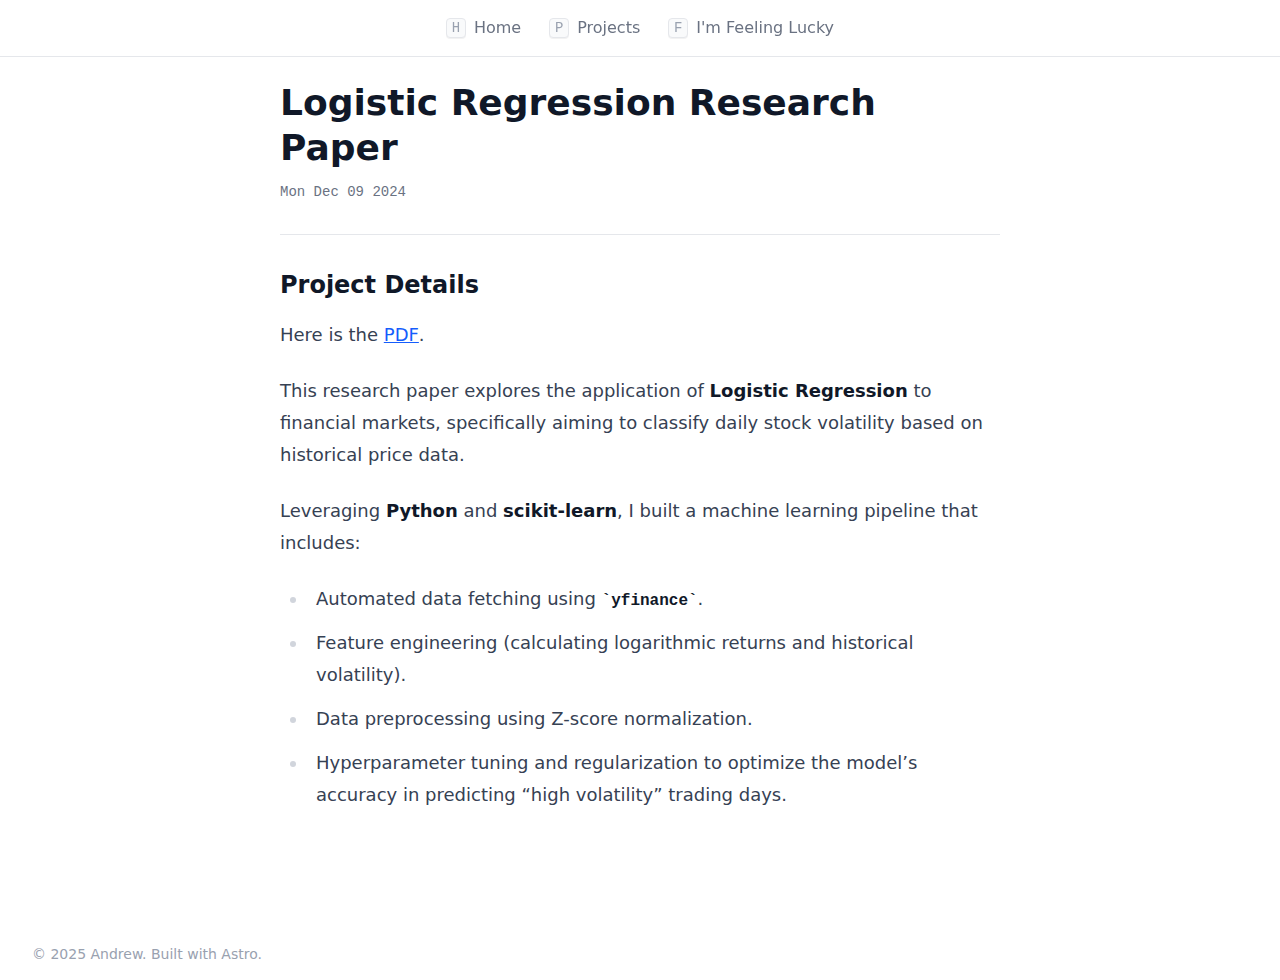
<file: projects/ee/index.html>
<!DOCTYPE html><html lang="en" class="h-full"> <head><meta charset="UTF-8"><meta name="viewport" content="width=device-width"><link rel="icon" type="image/svg+xml" href="/favicon.svg"><meta name="generator" content="Astro v5.16.0"><title>Logistic Regression Research Paper</title><link rel="stylesheet" href="/_astro/feeling-lucky.trotZbOv.css"></head> <body class="min-h-screen flex flex-col bg-white font-sans antialiased"> <header> <style>astro-island,astro-slot,astro-static-slot{display:contents}</style><script>(()=>{var e=async t=>{await(await t())()};(self.Astro||(self.Astro={})).load=e;window.dispatchEvent(new Event("astro:load"));})();</script><script>(()=>{var A=Object.defineProperty;var g=(i,o,a)=>o in i?A(i,o,{enumerable:!0,configurable:!0,writable:!0,value:a}):i[o]=a;var d=(i,o,a)=>g(i,typeof o!="symbol"?o+"":o,a);{let i={0:t=>m(t),1:t=>a(t),2:t=>new RegExp(t),3:t=>new Date(t),4:t=>new Map(a(t)),5:t=>new Set(a(t)),6:t=>BigInt(t),7:t=>new URL(t),8:t=>new Uint8Array(t),9:t=>new Uint16Array(t),10:t=>new Uint32Array(t),11:t=>1/0*t},o=t=>{let[l,e]=t;return l in i?i[l](e):void 0},a=t=>t.map(o),m=t=>typeof t!="object"||t===null?t:Object.fromEntries(Object.entries(t).map(([l,e])=>[l,o(e)]));class y extends HTMLElement{constructor(){super(...arguments);d(this,"Component");d(this,"hydrator");d(this,"hydrate",async()=>{var b;if(!this.hydrator||!this.isConnected)return;let e=(b=this.parentElement)==null?void 0:b.closest("astro-island[ssr]");if(e){e.addEventListener("astro:hydrate",this.hydrate,{once:!0});return}let c=this.querySelectorAll("astro-slot"),n={},h=this.querySelectorAll("template[data-astro-template]");for(let r of h){let s=r.closest(this.tagName);s!=null&&s.isSameNode(this)&&(n[r.getAttribute("data-astro-template")||"default"]=r.innerHTML,r.remove())}for(let r of c){let s=r.closest(this.tagName);s!=null&&s.isSameNode(this)&&(n[r.getAttribute("name")||"default"]=r.innerHTML)}let p;try{p=this.hasAttribute("props")?m(JSON.parse(this.getAttribute("props"))):{}}catch(r){let s=this.getAttribute("component-url")||"<unknown>",v=this.getAttribute("component-export");throw v&&(s+=` (export ${v})`),console.error(`[hydrate] Error parsing props for component ${s}`,this.getAttribute("props"),r),r}let u;await this.hydrator(this)(this.Component,p,n,{client:this.getAttribute("client")}),this.removeAttribute("ssr"),this.dispatchEvent(new CustomEvent("astro:hydrate"))});d(this,"unmount",()=>{this.isConnected||this.dispatchEvent(new CustomEvent("astro:unmount"))})}disconnectedCallback(){document.removeEventListener("astro:after-swap",this.unmount),document.addEventListener("astro:after-swap",this.unmount,{once:!0})}connectedCallback(){if(!this.hasAttribute("await-children")||document.readyState==="interactive"||document.readyState==="complete")this.childrenConnectedCallback();else{let e=()=>{document.removeEventListener("DOMContentLoaded",e),c.disconnect(),this.childrenConnectedCallback()},c=new MutationObserver(()=>{var n;((n=this.lastChild)==null?void 0:n.nodeType)===Node.COMMENT_NODE&&this.lastChild.nodeValue==="astro:end"&&(this.lastChild.remove(),e())});c.observe(this,{childList:!0}),document.addEventListener("DOMContentLoaded",e)}}async childrenConnectedCallback(){let e=this.getAttribute("before-hydration-url");e&&await import(e),this.start()}async start(){let e=JSON.parse(this.getAttribute("opts")),c=this.getAttribute("client");if(Astro[c]===void 0){window.addEventListener(`astro:${c}`,()=>this.start(),{once:!0});return}try{await Astro[c](async()=>{let n=this.getAttribute("renderer-url"),[h,{default:p}]=await Promise.all([import(this.getAttribute("component-url")),n?import(n):()=>()=>{}]),u=this.getAttribute("component-export")||"default";if(!u.includes("."))this.Component=h[u];else{this.Component=h;for(let f of u.split("."))this.Component=this.Component[f]}return this.hydrator=p,this.hydrate},e,this)}catch(n){console.error(`[astro-island] Error hydrating ${this.getAttribute("component-url")}`,n)}}attributeChangedCallback(){this.hydrate()}}d(y,"observedAttributes",["props"]),customElements.get("astro-island")||customElements.define("astro-island",y)}})();</script><astro-island uid="1qunCy" prefix="r1" component-url="/_astro/NavigationMenu.Dsl-AByq.js" component-export="default" renderer-url="/_astro/client.BfPWZUkF.js" props="{}" ssr client="load" opts="{&quot;name&quot;:&quot;NavigationMenu&quot;,&quot;value&quot;:true}" await-children><nav class="site-nav bg-white/80"><div class="site-container h-14 flex items-center justify-between sm:justify-start"><a class="sm:hidden font-mono text-black text-sm font-bold tracking-tighter" href="/">ANDREW_FIREK</a><a href="/projects" class="sm:hidden font-mono text-sm  text-gray-500 hover:text-black transition-colors">Projects</a><ul class="hidden sm:flex items-center gap-1 mx-auto list-none m-0 p-0"><li><a href="/" class="group nav-link "><span class="nav-key">H</span><span>Home</span></a></li><li><a href="/projects" class="group nav-link "><span class="nav-key">P</span><span>Projects</span></a></li><li><a href="/feeling-lucky" class="group nav-link "><span class="nav-key">F</span><span>I&#x27;m Feeling Lucky</span></a></li></ul></div></nav><!--astro:end--></astro-island> </header> <main class="flex-1 site-container">  <main class="max-w-3xl py-12 mx-auto pt-20 px-6 w-full"> <h1 class="text-3xl sm:text-4xl font-bold text-gray-900 mb-3 leading-tight"> Logistic Regression Research Paper </h1> <p class="text-gray-500 text-sm mb-8 font-mono"> Mon Dec 09 2024 </p> <hr class="border-gray-200 mb-8">  <article class="prose prose-gray prose-lg max-w-none"> <h3 id="project-details">Project Details</h3>
<p>Here is the <a href="/documents/Firek_Andrzej_EE.pdf" target="_blank" class="text-blue-600 underline">PDF</a>.</p>
<p>This research paper explores the application of <strong>Logistic Regression</strong> to financial markets, specifically aiming to classify daily stock volatility based on historical price data.</p>
<p>Leveraging <strong>Python</strong> and <strong>scikit-learn</strong>, I built a machine learning pipeline that includes:</p>
<ul>
<li>Automated data fetching using <code>yfinance</code>.</li>
<li>Feature engineering (calculating logarithmic returns and historical volatility).</li>
<li>Data preprocessing using Z-score normalization.</li>
<li>Hyperparameter tuning and regularization to optimize the model’s accuracy in predicting “high volatility” trading days.</li>
</ul> </article> </main>  </main> <footer class="site-footer" role="contentinfo"> <div class="flex flex-col sm:flex-row justify-between items-start sm:items-center gap-3"> <div>© 2025 Andrew. Built with Astro.</div> </div> </footer> </body></html>
</file>
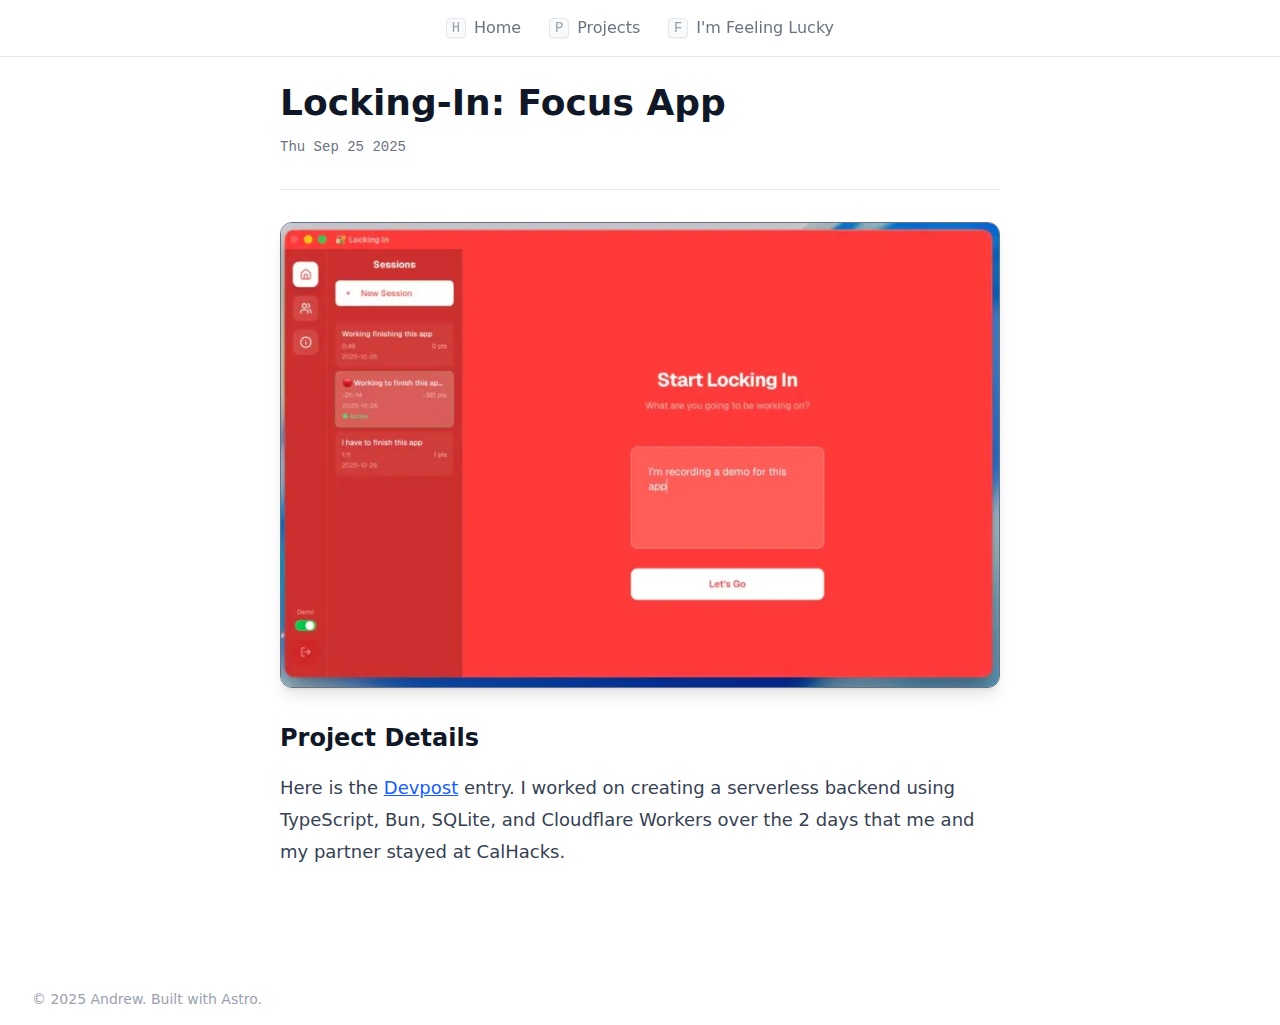
<file: projects/locking-in/index.html>
<!DOCTYPE html><html lang="en" class="h-full"> <head><meta charset="UTF-8"><meta name="viewport" content="width=device-width"><link rel="icon" type="image/svg+xml" href="/favicon.svg"><meta name="generator" content="Astro v5.16.0"><title>Locking-In: Focus App</title><link rel="stylesheet" href="/_astro/feeling-lucky.trotZbOv.css"></head> <body class="min-h-screen flex flex-col bg-white font-sans antialiased"> <header> <style>astro-island,astro-slot,astro-static-slot{display:contents}</style><script>(()=>{var e=async t=>{await(await t())()};(self.Astro||(self.Astro={})).load=e;window.dispatchEvent(new Event("astro:load"));})();</script><script>(()=>{var A=Object.defineProperty;var g=(i,o,a)=>o in i?A(i,o,{enumerable:!0,configurable:!0,writable:!0,value:a}):i[o]=a;var d=(i,o,a)=>g(i,typeof o!="symbol"?o+"":o,a);{let i={0:t=>m(t),1:t=>a(t),2:t=>new RegExp(t),3:t=>new Date(t),4:t=>new Map(a(t)),5:t=>new Set(a(t)),6:t=>BigInt(t),7:t=>new URL(t),8:t=>new Uint8Array(t),9:t=>new Uint16Array(t),10:t=>new Uint32Array(t),11:t=>1/0*t},o=t=>{let[l,e]=t;return l in i?i[l](e):void 0},a=t=>t.map(o),m=t=>typeof t!="object"||t===null?t:Object.fromEntries(Object.entries(t).map(([l,e])=>[l,o(e)]));class y extends HTMLElement{constructor(){super(...arguments);d(this,"Component");d(this,"hydrator");d(this,"hydrate",async()=>{var b;if(!this.hydrator||!this.isConnected)return;let e=(b=this.parentElement)==null?void 0:b.closest("astro-island[ssr]");if(e){e.addEventListener("astro:hydrate",this.hydrate,{once:!0});return}let c=this.querySelectorAll("astro-slot"),n={},h=this.querySelectorAll("template[data-astro-template]");for(let r of h){let s=r.closest(this.tagName);s!=null&&s.isSameNode(this)&&(n[r.getAttribute("data-astro-template")||"default"]=r.innerHTML,r.remove())}for(let r of c){let s=r.closest(this.tagName);s!=null&&s.isSameNode(this)&&(n[r.getAttribute("name")||"default"]=r.innerHTML)}let p;try{p=this.hasAttribute("props")?m(JSON.parse(this.getAttribute("props"))):{}}catch(r){let s=this.getAttribute("component-url")||"<unknown>",v=this.getAttribute("component-export");throw v&&(s+=` (export ${v})`),console.error(`[hydrate] Error parsing props for component ${s}`,this.getAttribute("props"),r),r}let u;await this.hydrator(this)(this.Component,p,n,{client:this.getAttribute("client")}),this.removeAttribute("ssr"),this.dispatchEvent(new CustomEvent("astro:hydrate"))});d(this,"unmount",()=>{this.isConnected||this.dispatchEvent(new CustomEvent("astro:unmount"))})}disconnectedCallback(){document.removeEventListener("astro:after-swap",this.unmount),document.addEventListener("astro:after-swap",this.unmount,{once:!0})}connectedCallback(){if(!this.hasAttribute("await-children")||document.readyState==="interactive"||document.readyState==="complete")this.childrenConnectedCallback();else{let e=()=>{document.removeEventListener("DOMContentLoaded",e),c.disconnect(),this.childrenConnectedCallback()},c=new MutationObserver(()=>{var n;((n=this.lastChild)==null?void 0:n.nodeType)===Node.COMMENT_NODE&&this.lastChild.nodeValue==="astro:end"&&(this.lastChild.remove(),e())});c.observe(this,{childList:!0}),document.addEventListener("DOMContentLoaded",e)}}async childrenConnectedCallback(){let e=this.getAttribute("before-hydration-url");e&&await import(e),this.start()}async start(){let e=JSON.parse(this.getAttribute("opts")),c=this.getAttribute("client");if(Astro[c]===void 0){window.addEventListener(`astro:${c}`,()=>this.start(),{once:!0});return}try{await Astro[c](async()=>{let n=this.getAttribute("renderer-url"),[h,{default:p}]=await Promise.all([import(this.getAttribute("component-url")),n?import(n):()=>()=>{}]),u=this.getAttribute("component-export")||"default";if(!u.includes("."))this.Component=h[u];else{this.Component=h;for(let f of u.split("."))this.Component=this.Component[f]}return this.hydrator=p,this.hydrate},e,this)}catch(n){console.error(`[astro-island] Error hydrating ${this.getAttribute("component-url")}`,n)}}attributeChangedCallback(){this.hydrate()}}d(y,"observedAttributes",["props"]),customElements.get("astro-island")||customElements.define("astro-island",y)}})();</script><astro-island uid="1qunCy" prefix="r1" component-url="/_astro/NavigationMenu.Dsl-AByq.js" component-export="default" renderer-url="/_astro/client.BfPWZUkF.js" props="{}" ssr client="load" opts="{&quot;name&quot;:&quot;NavigationMenu&quot;,&quot;value&quot;:true}" await-children><nav class="site-nav bg-white/80"><div class="site-container h-14 flex items-center justify-between sm:justify-start"><a class="sm:hidden font-mono text-black text-sm font-bold tracking-tighter" href="/">ANDREW_FIREK</a><a href="/projects" class="sm:hidden font-mono text-sm  text-gray-500 hover:text-black transition-colors">Projects</a><ul class="hidden sm:flex items-center gap-1 mx-auto list-none m-0 p-0"><li><a href="/" class="group nav-link "><span class="nav-key">H</span><span>Home</span></a></li><li><a href="/projects" class="group nav-link "><span class="nav-key">P</span><span>Projects</span></a></li><li><a href="/feeling-lucky" class="group nav-link "><span class="nav-key">F</span><span>I&#x27;m Feeling Lucky</span></a></li></ul></div></nav><!--astro:end--></astro-island> </header> <main class="flex-1 site-container">  <main class="max-w-3xl py-12 mx-auto pt-20 px-6 w-full"> <h1 class="text-3xl sm:text-4xl font-bold text-gray-900 mb-3 leading-tight"> Locking-In: Focus App </h1> <p class="text-gray-500 text-sm mb-8 font-mono"> Thu Sep 25 2025 </p> <hr class="border-gray-200 mb-8"> <img src="/_astro/locking-in-screenshot.B5tOjEmj_2mdA2H.webp" alt="Locking-In: Focus App" loading="eager" decoding="async" fetchpriority="auto" width="806" height="521" class="w-full h-auto rounded-xl shadow-lg mb-8 border border-gray-500"> <article class="prose prose-gray prose-lg max-w-none"> <h3 id="project-details">Project Details</h3>
<p>Here is the <a href="https://devpost.com/software/locking-in" target="\_blank" rel="noopener noreferrer" class="text-blue-600 hover:underline">Devpost</a> entry.
I worked on creating a serverless backend using TypeScript, Bun, SQLite, and Cloudflare Workers over the 2 days that me and my partner stayed at CalHacks.</p> </article> </main>  </main> <footer class="site-footer" role="contentinfo"> <div class="flex flex-col sm:flex-row justify-between items-start sm:items-center gap-3"> <div>© 2025 Andrew. Built with Astro.</div> </div> </footer> </body></html>
</file>
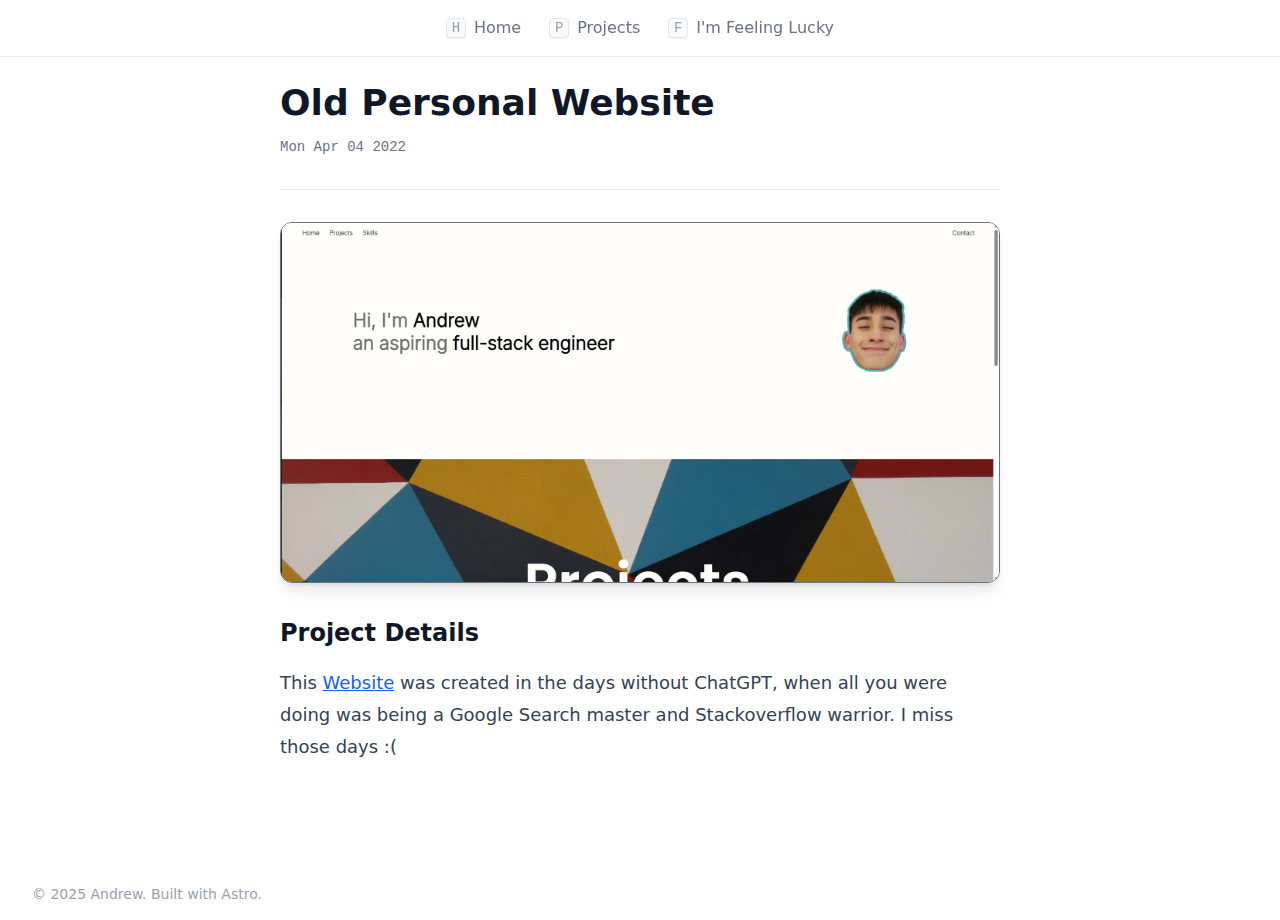
<file: projects/old-personal-website/index.html>
<!DOCTYPE html><html lang="en" class="h-full"> <head><meta charset="UTF-8"><meta name="viewport" content="width=device-width"><link rel="icon" type="image/svg+xml" href="/favicon.svg"><meta name="generator" content="Astro v5.16.0"><title>Old Personal Website</title><link rel="stylesheet" href="/_astro/feeling-lucky.trotZbOv.css"></head> <body class="min-h-screen flex flex-col bg-white font-sans antialiased"> <header> <style>astro-island,astro-slot,astro-static-slot{display:contents}</style><script>(()=>{var e=async t=>{await(await t())()};(self.Astro||(self.Astro={})).load=e;window.dispatchEvent(new Event("astro:load"));})();</script><script>(()=>{var A=Object.defineProperty;var g=(i,o,a)=>o in i?A(i,o,{enumerable:!0,configurable:!0,writable:!0,value:a}):i[o]=a;var d=(i,o,a)=>g(i,typeof o!="symbol"?o+"":o,a);{let i={0:t=>m(t),1:t=>a(t),2:t=>new RegExp(t),3:t=>new Date(t),4:t=>new Map(a(t)),5:t=>new Set(a(t)),6:t=>BigInt(t),7:t=>new URL(t),8:t=>new Uint8Array(t),9:t=>new Uint16Array(t),10:t=>new Uint32Array(t),11:t=>1/0*t},o=t=>{let[l,e]=t;return l in i?i[l](e):void 0},a=t=>t.map(o),m=t=>typeof t!="object"||t===null?t:Object.fromEntries(Object.entries(t).map(([l,e])=>[l,o(e)]));class y extends HTMLElement{constructor(){super(...arguments);d(this,"Component");d(this,"hydrator");d(this,"hydrate",async()=>{var b;if(!this.hydrator||!this.isConnected)return;let e=(b=this.parentElement)==null?void 0:b.closest("astro-island[ssr]");if(e){e.addEventListener("astro:hydrate",this.hydrate,{once:!0});return}let c=this.querySelectorAll("astro-slot"),n={},h=this.querySelectorAll("template[data-astro-template]");for(let r of h){let s=r.closest(this.tagName);s!=null&&s.isSameNode(this)&&(n[r.getAttribute("data-astro-template")||"default"]=r.innerHTML,r.remove())}for(let r of c){let s=r.closest(this.tagName);s!=null&&s.isSameNode(this)&&(n[r.getAttribute("name")||"default"]=r.innerHTML)}let p;try{p=this.hasAttribute("props")?m(JSON.parse(this.getAttribute("props"))):{}}catch(r){let s=this.getAttribute("component-url")||"<unknown>",v=this.getAttribute("component-export");throw v&&(s+=` (export ${v})`),console.error(`[hydrate] Error parsing props for component ${s}`,this.getAttribute("props"),r),r}let u;await this.hydrator(this)(this.Component,p,n,{client:this.getAttribute("client")}),this.removeAttribute("ssr"),this.dispatchEvent(new CustomEvent("astro:hydrate"))});d(this,"unmount",()=>{this.isConnected||this.dispatchEvent(new CustomEvent("astro:unmount"))})}disconnectedCallback(){document.removeEventListener("astro:after-swap",this.unmount),document.addEventListener("astro:after-swap",this.unmount,{once:!0})}connectedCallback(){if(!this.hasAttribute("await-children")||document.readyState==="interactive"||document.readyState==="complete")this.childrenConnectedCallback();else{let e=()=>{document.removeEventListener("DOMContentLoaded",e),c.disconnect(),this.childrenConnectedCallback()},c=new MutationObserver(()=>{var n;((n=this.lastChild)==null?void 0:n.nodeType)===Node.COMMENT_NODE&&this.lastChild.nodeValue==="astro:end"&&(this.lastChild.remove(),e())});c.observe(this,{childList:!0}),document.addEventListener("DOMContentLoaded",e)}}async childrenConnectedCallback(){let e=this.getAttribute("before-hydration-url");e&&await import(e),this.start()}async start(){let e=JSON.parse(this.getAttribute("opts")),c=this.getAttribute("client");if(Astro[c]===void 0){window.addEventListener(`astro:${c}`,()=>this.start(),{once:!0});return}try{await Astro[c](async()=>{let n=this.getAttribute("renderer-url"),[h,{default:p}]=await Promise.all([import(this.getAttribute("component-url")),n?import(n):()=>()=>{}]),u=this.getAttribute("component-export")||"default";if(!u.includes("."))this.Component=h[u];else{this.Component=h;for(let f of u.split("."))this.Component=this.Component[f]}return this.hydrator=p,this.hydrate},e,this)}catch(n){console.error(`[astro-island] Error hydrating ${this.getAttribute("component-url")}`,n)}}attributeChangedCallback(){this.hydrate()}}d(y,"observedAttributes",["props"]),customElements.get("astro-island")||customElements.define("astro-island",y)}})();</script><astro-island uid="1qunCy" prefix="r1" component-url="/_astro/NavigationMenu.Dsl-AByq.js" component-export="default" renderer-url="/_astro/client.BfPWZUkF.js" props="{}" ssr client="load" opts="{&quot;name&quot;:&quot;NavigationMenu&quot;,&quot;value&quot;:true}" await-children><nav class="site-nav bg-white/80"><div class="site-container h-14 flex items-center justify-between sm:justify-start"><a class="sm:hidden font-mono text-black text-sm font-bold tracking-tighter" href="/">ANDREW_FIREK</a><a href="/projects" class="sm:hidden font-mono text-sm  text-gray-500 hover:text-black transition-colors">Projects</a><ul class="hidden sm:flex items-center gap-1 mx-auto list-none m-0 p-0"><li><a href="/" class="group nav-link "><span class="nav-key">H</span><span>Home</span></a></li><li><a href="/projects" class="group nav-link "><span class="nav-key">P</span><span>Projects</span></a></li><li><a href="/feeling-lucky" class="group nav-link "><span class="nav-key">F</span><span>I&#x27;m Feeling Lucky</span></a></li></ul></div></nav><!--astro:end--></astro-island> </header> <main class="flex-1 site-container">  <main class="max-w-3xl py-12 mx-auto pt-20 px-6 w-full"> <h1 class="text-3xl sm:text-4xl font-bold text-gray-900 mb-3 leading-tight"> Old Personal Website </h1> <p class="text-gray-500 text-sm mb-8 font-mono"> Mon Apr 04 2022 </p> <hr class="border-gray-200 mb-8"> <img src="/_astro/old-portfolio-website.zmY8Hp7W_rmyIX.webp" alt="Old Personal Website" loading="eager" decoding="async" fetchpriority="auto" width="1856" height="927" class="w-full h-auto rounded-xl shadow-lg mb-8 border border-gray-500"> <article class="prose prose-gray prose-lg max-w-none"> <h3 id="project-details">Project Details</h3>
<p>This <a href="https://muifrend.github.io/Portfolio-website/" target="\_blank" rel="noopener noreferrer" class="text-blue-600 hover:underline">Website</a>  was created in the days without ChatGPT, when all you were doing was being a Google Search master and Stackoverflow warrior. I miss those days :(</p> </article> </main>  </main> <footer class="site-footer" role="contentinfo"> <div class="flex flex-col sm:flex-row justify-between items-start sm:items-center gap-3"> <div>© 2025 Andrew. Built with Astro.</div> </div> </footer> </body></html>
</file>
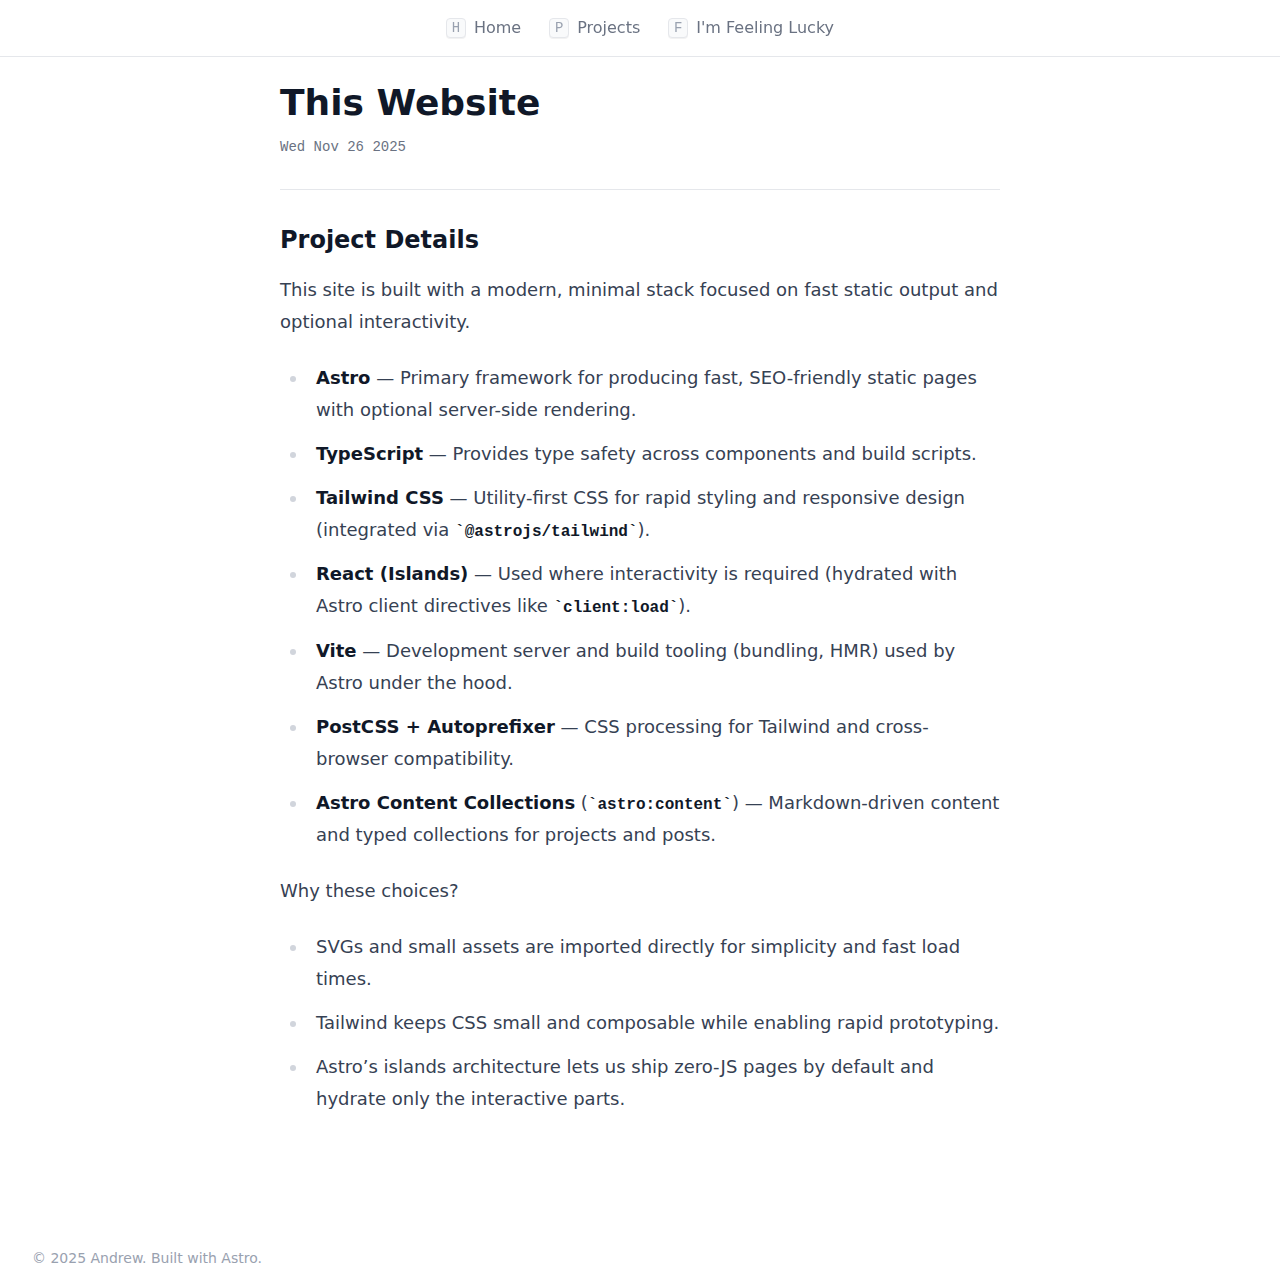
<file: projects/personal-website/index.html>
<!DOCTYPE html><html lang="en" class="h-full"> <head><meta charset="UTF-8"><meta name="viewport" content="width=device-width"><link rel="icon" type="image/svg+xml" href="/favicon.svg"><meta name="generator" content="Astro v5.16.0"><title>This Website</title><link rel="stylesheet" href="/_astro/feeling-lucky.trotZbOv.css"></head> <body class="min-h-screen flex flex-col bg-white font-sans antialiased"> <header> <style>astro-island,astro-slot,astro-static-slot{display:contents}</style><script>(()=>{var e=async t=>{await(await t())()};(self.Astro||(self.Astro={})).load=e;window.dispatchEvent(new Event("astro:load"));})();</script><script>(()=>{var A=Object.defineProperty;var g=(i,o,a)=>o in i?A(i,o,{enumerable:!0,configurable:!0,writable:!0,value:a}):i[o]=a;var d=(i,o,a)=>g(i,typeof o!="symbol"?o+"":o,a);{let i={0:t=>m(t),1:t=>a(t),2:t=>new RegExp(t),3:t=>new Date(t),4:t=>new Map(a(t)),5:t=>new Set(a(t)),6:t=>BigInt(t),7:t=>new URL(t),8:t=>new Uint8Array(t),9:t=>new Uint16Array(t),10:t=>new Uint32Array(t),11:t=>1/0*t},o=t=>{let[l,e]=t;return l in i?i[l](e):void 0},a=t=>t.map(o),m=t=>typeof t!="object"||t===null?t:Object.fromEntries(Object.entries(t).map(([l,e])=>[l,o(e)]));class y extends HTMLElement{constructor(){super(...arguments);d(this,"Component");d(this,"hydrator");d(this,"hydrate",async()=>{var b;if(!this.hydrator||!this.isConnected)return;let e=(b=this.parentElement)==null?void 0:b.closest("astro-island[ssr]");if(e){e.addEventListener("astro:hydrate",this.hydrate,{once:!0});return}let c=this.querySelectorAll("astro-slot"),n={},h=this.querySelectorAll("template[data-astro-template]");for(let r of h){let s=r.closest(this.tagName);s!=null&&s.isSameNode(this)&&(n[r.getAttribute("data-astro-template")||"default"]=r.innerHTML,r.remove())}for(let r of c){let s=r.closest(this.tagName);s!=null&&s.isSameNode(this)&&(n[r.getAttribute("name")||"default"]=r.innerHTML)}let p;try{p=this.hasAttribute("props")?m(JSON.parse(this.getAttribute("props"))):{}}catch(r){let s=this.getAttribute("component-url")||"<unknown>",v=this.getAttribute("component-export");throw v&&(s+=` (export ${v})`),console.error(`[hydrate] Error parsing props for component ${s}`,this.getAttribute("props"),r),r}let u;await this.hydrator(this)(this.Component,p,n,{client:this.getAttribute("client")}),this.removeAttribute("ssr"),this.dispatchEvent(new CustomEvent("astro:hydrate"))});d(this,"unmount",()=>{this.isConnected||this.dispatchEvent(new CustomEvent("astro:unmount"))})}disconnectedCallback(){document.removeEventListener("astro:after-swap",this.unmount),document.addEventListener("astro:after-swap",this.unmount,{once:!0})}connectedCallback(){if(!this.hasAttribute("await-children")||document.readyState==="interactive"||document.readyState==="complete")this.childrenConnectedCallback();else{let e=()=>{document.removeEventListener("DOMContentLoaded",e),c.disconnect(),this.childrenConnectedCallback()},c=new MutationObserver(()=>{var n;((n=this.lastChild)==null?void 0:n.nodeType)===Node.COMMENT_NODE&&this.lastChild.nodeValue==="astro:end"&&(this.lastChild.remove(),e())});c.observe(this,{childList:!0}),document.addEventListener("DOMContentLoaded",e)}}async childrenConnectedCallback(){let e=this.getAttribute("before-hydration-url");e&&await import(e),this.start()}async start(){let e=JSON.parse(this.getAttribute("opts")),c=this.getAttribute("client");if(Astro[c]===void 0){window.addEventListener(`astro:${c}`,()=>this.start(),{once:!0});return}try{await Astro[c](async()=>{let n=this.getAttribute("renderer-url"),[h,{default:p}]=await Promise.all([import(this.getAttribute("component-url")),n?import(n):()=>()=>{}]),u=this.getAttribute("component-export")||"default";if(!u.includes("."))this.Component=h[u];else{this.Component=h;for(let f of u.split("."))this.Component=this.Component[f]}return this.hydrator=p,this.hydrate},e,this)}catch(n){console.error(`[astro-island] Error hydrating ${this.getAttribute("component-url")}`,n)}}attributeChangedCallback(){this.hydrate()}}d(y,"observedAttributes",["props"]),customElements.get("astro-island")||customElements.define("astro-island",y)}})();</script><astro-island uid="1qunCy" prefix="r1" component-url="/_astro/NavigationMenu.Dsl-AByq.js" component-export="default" renderer-url="/_astro/client.BfPWZUkF.js" props="{}" ssr client="load" opts="{&quot;name&quot;:&quot;NavigationMenu&quot;,&quot;value&quot;:true}" await-children><nav class="site-nav bg-white/80"><div class="site-container h-14 flex items-center justify-between sm:justify-start"><a class="sm:hidden font-mono text-black text-sm font-bold tracking-tighter" href="/">ANDREW_FIREK</a><a href="/projects" class="sm:hidden font-mono text-sm  text-gray-500 hover:text-black transition-colors">Projects</a><ul class="hidden sm:flex items-center gap-1 mx-auto list-none m-0 p-0"><li><a href="/" class="group nav-link "><span class="nav-key">H</span><span>Home</span></a></li><li><a href="/projects" class="group nav-link "><span class="nav-key">P</span><span>Projects</span></a></li><li><a href="/feeling-lucky" class="group nav-link "><span class="nav-key">F</span><span>I&#x27;m Feeling Lucky</span></a></li></ul></div></nav><!--astro:end--></astro-island> </header> <main class="flex-1 site-container">  <main class="max-w-3xl py-12 mx-auto pt-20 px-6 w-full"> <h1 class="text-3xl sm:text-4xl font-bold text-gray-900 mb-3 leading-tight"> This Website </h1> <p class="text-gray-500 text-sm mb-8 font-mono"> Wed Nov 26 2025 </p> <hr class="border-gray-200 mb-8">  <article class="prose prose-gray prose-lg max-w-none"> <h3 id="project-details">Project Details</h3>
<p>This site is built with a modern, minimal stack focused on fast static output and optional interactivity.</p>
<ul>
<li><strong>Astro</strong> — Primary framework for producing fast, SEO-friendly static pages with optional server-side rendering.</li>
<li><strong>TypeScript</strong> — Provides type safety across components and build scripts.</li>
<li><strong>Tailwind CSS</strong> — Utility-first CSS for rapid styling and responsive design (integrated via <code>@astrojs/tailwind</code>).</li>
<li><strong>React (Islands)</strong> — Used where interactivity is required (hydrated with Astro client directives like <code>client:load</code>).</li>
<li><strong>Vite</strong> — Development server and build tooling (bundling, HMR) used by Astro under the hood.</li>
<li><strong>PostCSS + Autoprefixer</strong> — CSS processing for Tailwind and cross-browser compatibility.</li>
<li><strong>Astro Content Collections</strong> (<code>astro:content</code>) — Markdown-driven content and typed collections for projects and posts.</li>
</ul>
<p>Why these choices?</p>
<ul>
<li>SVGs and small assets are imported directly for simplicity and fast load times.</li>
<li>Tailwind keeps CSS small and composable while enabling rapid prototyping.</li>
<li>Astro’s islands architecture lets us ship zero-JS pages by default and hydrate only the interactive parts.</li>
</ul> </article> </main>  </main> <footer class="site-footer" role="contentinfo"> <div class="flex flex-col sm:flex-row justify-between items-start sm:items-center gap-3"> <div>© 2025 Andrew. Built with Astro.</div> </div> </footer> </body></html>
</file>
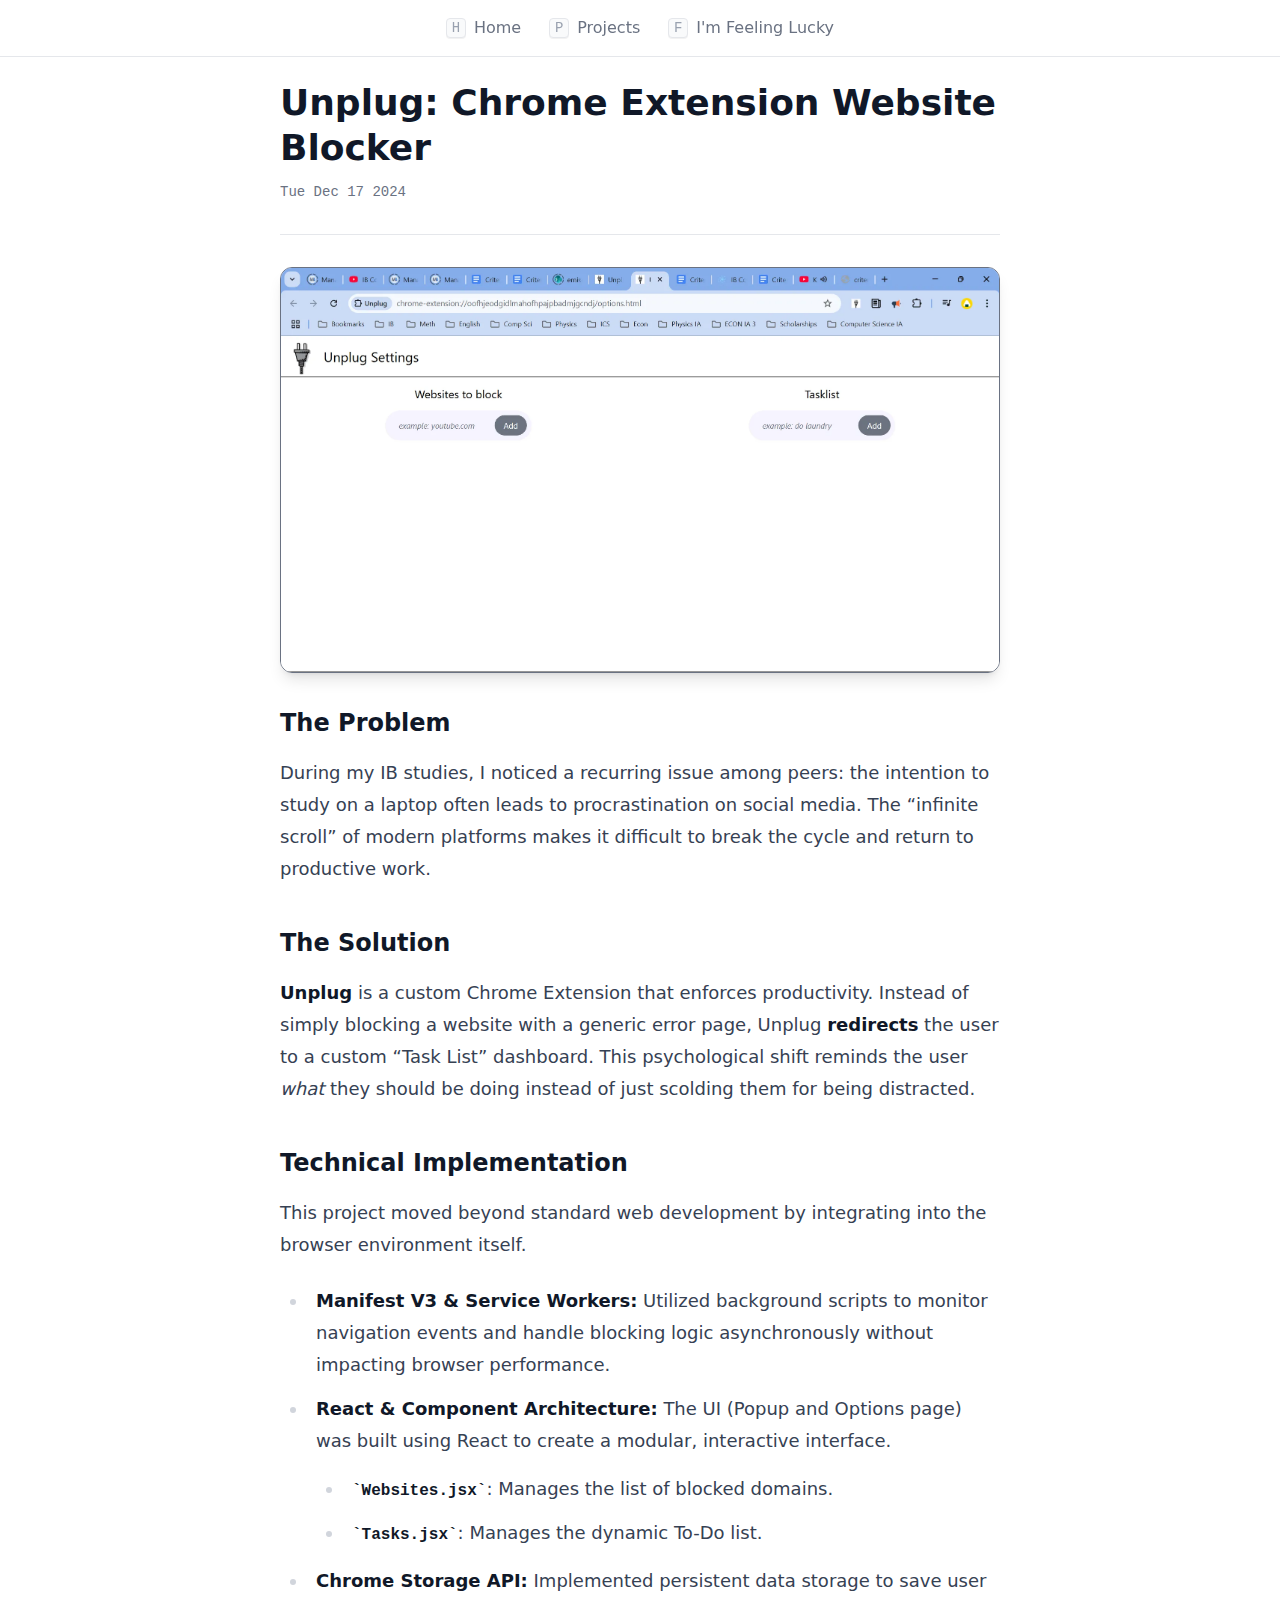
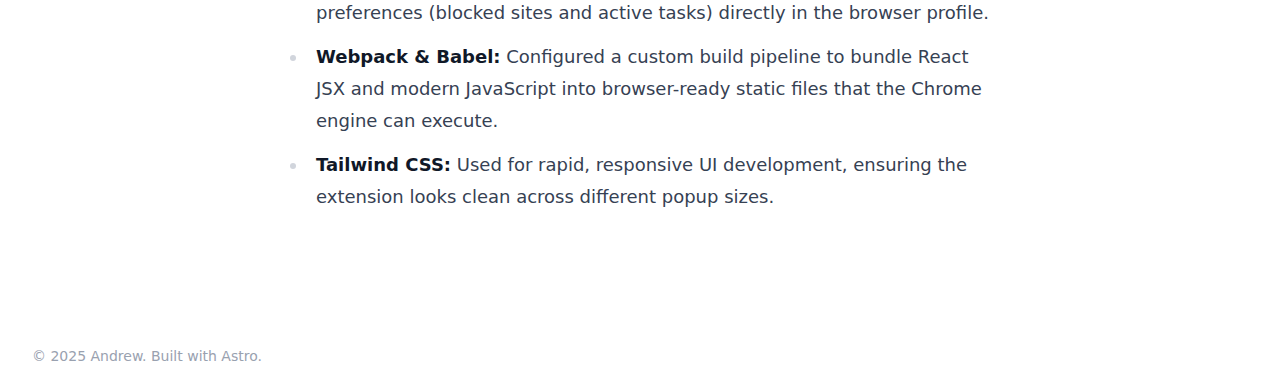
<file: projects/unplug/index.html>
<!DOCTYPE html><html lang="en" class="h-full"> <head><meta charset="UTF-8"><meta name="viewport" content="width=device-width"><link rel="icon" type="image/svg+xml" href="/favicon.svg"><meta name="generator" content="Astro v5.16.0"><title>Unplug: Chrome Extension Website Blocker</title><link rel="stylesheet" href="/_astro/feeling-lucky.trotZbOv.css"></head> <body class="min-h-screen flex flex-col bg-white font-sans antialiased"> <header> <style>astro-island,astro-slot,astro-static-slot{display:contents}</style><script>(()=>{var e=async t=>{await(await t())()};(self.Astro||(self.Astro={})).load=e;window.dispatchEvent(new Event("astro:load"));})();</script><script>(()=>{var A=Object.defineProperty;var g=(i,o,a)=>o in i?A(i,o,{enumerable:!0,configurable:!0,writable:!0,value:a}):i[o]=a;var d=(i,o,a)=>g(i,typeof o!="symbol"?o+"":o,a);{let i={0:t=>m(t),1:t=>a(t),2:t=>new RegExp(t),3:t=>new Date(t),4:t=>new Map(a(t)),5:t=>new Set(a(t)),6:t=>BigInt(t),7:t=>new URL(t),8:t=>new Uint8Array(t),9:t=>new Uint16Array(t),10:t=>new Uint32Array(t),11:t=>1/0*t},o=t=>{let[l,e]=t;return l in i?i[l](e):void 0},a=t=>t.map(o),m=t=>typeof t!="object"||t===null?t:Object.fromEntries(Object.entries(t).map(([l,e])=>[l,o(e)]));class y extends HTMLElement{constructor(){super(...arguments);d(this,"Component");d(this,"hydrator");d(this,"hydrate",async()=>{var b;if(!this.hydrator||!this.isConnected)return;let e=(b=this.parentElement)==null?void 0:b.closest("astro-island[ssr]");if(e){e.addEventListener("astro:hydrate",this.hydrate,{once:!0});return}let c=this.querySelectorAll("astro-slot"),n={},h=this.querySelectorAll("template[data-astro-template]");for(let r of h){let s=r.closest(this.tagName);s!=null&&s.isSameNode(this)&&(n[r.getAttribute("data-astro-template")||"default"]=r.innerHTML,r.remove())}for(let r of c){let s=r.closest(this.tagName);s!=null&&s.isSameNode(this)&&(n[r.getAttribute("name")||"default"]=r.innerHTML)}let p;try{p=this.hasAttribute("props")?m(JSON.parse(this.getAttribute("props"))):{}}catch(r){let s=this.getAttribute("component-url")||"<unknown>",v=this.getAttribute("component-export");throw v&&(s+=` (export ${v})`),console.error(`[hydrate] Error parsing props for component ${s}`,this.getAttribute("props"),r),r}let u;await this.hydrator(this)(this.Component,p,n,{client:this.getAttribute("client")}),this.removeAttribute("ssr"),this.dispatchEvent(new CustomEvent("astro:hydrate"))});d(this,"unmount",()=>{this.isConnected||this.dispatchEvent(new CustomEvent("astro:unmount"))})}disconnectedCallback(){document.removeEventListener("astro:after-swap",this.unmount),document.addEventListener("astro:after-swap",this.unmount,{once:!0})}connectedCallback(){if(!this.hasAttribute("await-children")||document.readyState==="interactive"||document.readyState==="complete")this.childrenConnectedCallback();else{let e=()=>{document.removeEventListener("DOMContentLoaded",e),c.disconnect(),this.childrenConnectedCallback()},c=new MutationObserver(()=>{var n;((n=this.lastChild)==null?void 0:n.nodeType)===Node.COMMENT_NODE&&this.lastChild.nodeValue==="astro:end"&&(this.lastChild.remove(),e())});c.observe(this,{childList:!0}),document.addEventListener("DOMContentLoaded",e)}}async childrenConnectedCallback(){let e=this.getAttribute("before-hydration-url");e&&await import(e),this.start()}async start(){let e=JSON.parse(this.getAttribute("opts")),c=this.getAttribute("client");if(Astro[c]===void 0){window.addEventListener(`astro:${c}`,()=>this.start(),{once:!0});return}try{await Astro[c](async()=>{let n=this.getAttribute("renderer-url"),[h,{default:p}]=await Promise.all([import(this.getAttribute("component-url")),n?import(n):()=>()=>{}]),u=this.getAttribute("component-export")||"default";if(!u.includes("."))this.Component=h[u];else{this.Component=h;for(let f of u.split("."))this.Component=this.Component[f]}return this.hydrator=p,this.hydrate},e,this)}catch(n){console.error(`[astro-island] Error hydrating ${this.getAttribute("component-url")}`,n)}}attributeChangedCallback(){this.hydrate()}}d(y,"observedAttributes",["props"]),customElements.get("astro-island")||customElements.define("astro-island",y)}})();</script><astro-island uid="1qunCy" prefix="r1" component-url="/_astro/NavigationMenu.Dsl-AByq.js" component-export="default" renderer-url="/_astro/client.BfPWZUkF.js" props="{}" ssr client="load" opts="{&quot;name&quot;:&quot;NavigationMenu&quot;,&quot;value&quot;:true}" await-children><nav class="site-nav bg-white/80"><div class="site-container h-14 flex items-center justify-between sm:justify-start"><a class="sm:hidden font-mono text-black text-sm font-bold tracking-tighter" href="/">ANDREW_FIREK</a><a href="/projects" class="sm:hidden font-mono text-sm  text-gray-500 hover:text-black transition-colors">Projects</a><ul class="hidden sm:flex items-center gap-1 mx-auto list-none m-0 p-0"><li><a href="/" class="group nav-link "><span class="nav-key">H</span><span>Home</span></a></li><li><a href="/projects" class="group nav-link "><span class="nav-key">P</span><span>Projects</span></a></li><li><a href="/feeling-lucky" class="group nav-link "><span class="nav-key">F</span><span>I&#x27;m Feeling Lucky</span></a></li></ul></div></nav><!--astro:end--></astro-island> </header> <main class="flex-1 site-container">  <main class="max-w-3xl py-12 mx-auto pt-20 px-6 w-full"> <h1 class="text-3xl sm:text-4xl font-bold text-gray-900 mb-3 leading-tight"> Unplug: Chrome Extension Website Blocker </h1> <p class="text-gray-500 text-sm mb-8 font-mono"> Tue Dec 17 2024 </p> <hr class="border-gray-200 mb-8"> <img src="/_astro/unplug.CRFfGzLJ_faUDn.webp" alt="Unplug: Chrome Extension Website Blocker" loading="eager" decoding="async" fetchpriority="auto" width="1919" height="1079" class="w-full h-auto rounded-xl shadow-lg mb-8 border border-gray-500"> <article class="prose prose-gray prose-lg max-w-none"> <h3 id="the-problem">The Problem</h3>
<p>During my IB studies, I noticed a recurring issue among peers: the intention to study on a laptop often leads to procrastination on social media. The “infinite scroll” of modern platforms makes it difficult to break the cycle and return to productive work.</p>
<h3 id="the-solution">The Solution</h3>
<p><strong>Unplug</strong> is a custom Chrome Extension that enforces productivity. Instead of simply blocking a website with a generic error page, Unplug <strong>redirects</strong> the user to a custom “Task List” dashboard. This psychological shift reminds the user <em>what</em> they should be doing instead of just scolding them for being distracted.</p>
<h3 id="technical-implementation">Technical Implementation</h3>
<p>This project moved beyond standard web development by integrating into the browser environment itself.</p>
<ul>
<li><strong>Manifest V3 &#x26; Service Workers:</strong> Utilized background scripts to monitor navigation events and handle blocking logic asynchronously without impacting browser performance.</li>
<li><strong>React &#x26; Component Architecture:</strong> The UI (Popup and Options page) was built using React to create a modular, interactive interface.
<ul>
<li><code>Websites.jsx</code>: Manages the list of blocked domains.</li>
<li><code>Tasks.jsx</code>: Manages the dynamic To-Do list.</li>
</ul>
</li>
<li><strong>Chrome Storage API:</strong> Implemented persistent data storage to save user preferences (blocked sites and active tasks) directly in the browser profile.</li>
<li><strong>Webpack &#x26; Babel:</strong> Configured a custom build pipeline to bundle React JSX and modern JavaScript into browser-ready static files that the Chrome engine can execute.</li>
<li><strong>Tailwind CSS:</strong> Used for rapid, responsive UI development, ensuring the extension looks clean across different popup sizes.</li>
</ul> </article> </main>  </main> <footer class="site-footer" role="contentinfo"> <div class="flex flex-col sm:flex-row justify-between items-start sm:items-center gap-3"> <div>© 2025 Andrew. Built with Astro.</div> </div> </footer> </body></html>
</file>
<file: _astro/feeling-lucky.trotZbOv.css>
/*! tailwindcss v4.1.16 | MIT License | https://tailwindcss.com */@layer properties{@supports (((-webkit-hyphens:none)) and (not (margin-trim:inline))) or ((-moz-orient:inline) and (not (color:rgb(from red r g b)))){*,:before,:after,::backdrop{--tw-translate-x:0;--tw-translate-y:0;--tw-translate-z:0;--tw-pan-x:initial;--tw-pan-y:initial;--tw-pinch-zoom:initial;--tw-border-style:solid;--tw-gradient-position:initial;--tw-gradient-from:#0000;--tw-gradient-via:#0000;--tw-gradient-to:#0000;--tw-gradient-stops:initial;--tw-gradient-via-stops:initial;--tw-gradient-from-position:0%;--tw-gradient-via-position:50%;--tw-gradient-to-position:100%;--tw-leading:initial;--tw-font-weight:initial;--tw-tracking:initial;--tw-shadow:0 0 #0000;--tw-shadow-color:initial;--tw-shadow-alpha:100%;--tw-inset-shadow:0 0 #0000;--tw-inset-shadow-color:initial;--tw-inset-shadow-alpha:100%;--tw-ring-color:initial;--tw-ring-shadow:0 0 #0000;--tw-inset-ring-color:initial;--tw-inset-ring-shadow:0 0 #0000;--tw-ring-inset:initial;--tw-ring-offset-width:0px;--tw-ring-offset-color:#fff;--tw-ring-offset-shadow:0 0 #0000;--tw-blur:initial;--tw-brightness:initial;--tw-contrast:initial;--tw-grayscale:initial;--tw-hue-rotate:initial;--tw-invert:initial;--tw-opacity:initial;--tw-saturate:initial;--tw-sepia:initial;--tw-drop-shadow:initial;--tw-drop-shadow-color:initial;--tw-drop-shadow-alpha:100%;--tw-drop-shadow-size:initial;--tw-duration:initial;--tw-scale-x:1;--tw-scale-y:1;--tw-scale-z:1;--tw-backdrop-blur:initial;--tw-backdrop-brightness:initial;--tw-backdrop-contrast:initial;--tw-backdrop-grayscale:initial;--tw-backdrop-hue-rotate:initial;--tw-backdrop-invert:initial;--tw-backdrop-opacity:initial;--tw-backdrop-saturate:initial;--tw-backdrop-sepia:initial}}}@layer theme{:root,:host{--font-sans:ui-sans-serif,system-ui,sans-serif,"Apple Color Emoji","Segoe UI Emoji","Segoe UI Symbol","Noto Color Emoji";--font-mono:ui-monospace,SFMono-Regular,Menlo,Monaco,Consolas,"Liberation Mono","Courier New",monospace;--color-green-700:oklch(52.7% .154 150.069);--color-blue-600:oklch(54.6% .245 262.881);--color-gray-50:oklch(98.5% .002 247.839);--color-gray-100:oklch(96.7% .003 264.542);--color-gray-200:oklch(92.8% .006 264.531);--color-gray-300:oklch(87.2% .01 258.338);--color-gray-400:oklch(70.7% .022 261.325);--color-gray-500:oklch(55.1% .027 264.364);--color-gray-600:oklch(44.6% .03 256.802);--color-gray-700:oklch(37.3% .034 259.733);--color-gray-800:oklch(27.8% .033 256.848);--color-gray-900:oklch(21% .034 264.665);--color-black:#000;--color-white:#fff;--spacing:.25rem;--container-lg:32rem;--container-3xl:48rem;--container-4xl:56rem;--container-6xl:72rem;--container-7xl:80rem;--text-xs:.75rem;--text-xs--line-height:calc(1/.75);--text-sm:.875rem;--text-sm--line-height:calc(1.25/.875);--text-base:1rem;--text-base--line-height: 1.5 ;--text-lg:1.125rem;--text-lg--line-height:calc(1.75/1.125);--text-3xl:1.875rem;--text-3xl--line-height: 1.2 ;--text-4xl:2.25rem;--text-4xl--line-height:calc(2.5/2.25);--text-5xl:3rem;--text-5xl--line-height:1;--text-6xl:3.75rem;--text-6xl--line-height:1;--text-7xl:4.5rem;--text-7xl--line-height:1;--font-weight-medium:500;--font-weight-bold:700;--tracking-tighter:-.05em;--tracking-wider:.05em;--leading-tight:1.25;--radius-md:.375rem;--radius-xl:.75rem;--blur-md:12px;--default-transition-duration:.15s;--default-transition-timing-function:cubic-bezier(.4,0,.2,1);--default-font-family:var(--font-sans);--default-mono-font-family:var(--font-mono)}}@layer base{*,:after,:before,::backdrop{box-sizing:border-box;border:0 solid;margin:0;padding:0}::file-selector-button{box-sizing:border-box;border:0 solid;margin:0;padding:0}html,:host{-webkit-text-size-adjust:100%;tab-size:4;line-height:1.5;font-family:var(--default-font-family,ui-sans-serif,system-ui,sans-serif,"Apple Color Emoji","Segoe UI Emoji","Segoe UI Symbol","Noto Color Emoji");font-feature-settings:var(--default-font-feature-settings,normal);font-variation-settings:var(--default-font-variation-settings,normal);-webkit-tap-highlight-color:transparent}hr{height:0;color:inherit;border-top-width:1px}abbr:where([title]){-webkit-text-decoration:underline dotted;text-decoration:underline dotted}h1,h2,h3,h4,h5,h6{font-size:inherit;font-weight:inherit}a{color:inherit;-webkit-text-decoration:inherit;text-decoration:inherit}b,strong{font-weight:bolder}code,kbd,samp,pre{font-family:var(--default-mono-font-family,ui-monospace,SFMono-Regular,Menlo,Monaco,Consolas,"Liberation Mono","Courier New",monospace);font-feature-settings:var(--default-mono-font-feature-settings,normal);font-variation-settings:var(--default-mono-font-variation-settings,normal);font-size:1em}small{font-size:80%}sub,sup{vertical-align:baseline;font-size:75%;line-height:0;position:relative}sub{bottom:-.25em}sup{top:-.5em}table{text-indent:0;border-color:inherit;border-collapse:collapse}:-moz-focusring{outline:auto}progress{vertical-align:baseline}summary{display:list-item}ol,ul,menu{list-style:none}img,svg,video,canvas,audio,iframe,embed,object{vertical-align:middle;display:block}img,video{max-width:100%;height:auto}button,input,select,optgroup,textarea{font:inherit;font-feature-settings:inherit;font-variation-settings:inherit;letter-spacing:inherit;color:inherit;opacity:1;background-color:#0000;border-radius:0}::file-selector-button{font:inherit;font-feature-settings:inherit;font-variation-settings:inherit;letter-spacing:inherit;color:inherit;opacity:1;background-color:#0000;border-radius:0}:where(select:is([multiple],[size])) optgroup{font-weight:bolder}:where(select:is([multiple],[size])) optgroup option{padding-inline-start:20px}::file-selector-button{margin-inline-end:4px}::placeholder{opacity:1}@supports (not ((-webkit-appearance:-apple-pay-button))) or (contain-intrinsic-size:1px){::placeholder{color:currentColor}@supports (color:color-mix(in lab,red,red)){::placeholder{color:color-mix(in oklab,currentcolor 50%,transparent)}}}textarea{resize:vertical}::-webkit-search-decoration{-webkit-appearance:none}::-webkit-date-and-time-value{min-height:1lh;text-align:inherit}::-webkit-datetime-edit{display:inline-flex}::-webkit-datetime-edit-fields-wrapper{padding:0}::-webkit-datetime-edit{padding-block:0}::-webkit-datetime-edit-year-field{padding-block:0}::-webkit-datetime-edit-month-field{padding-block:0}::-webkit-datetime-edit-day-field{padding-block:0}::-webkit-datetime-edit-hour-field{padding-block:0}::-webkit-datetime-edit-minute-field{padding-block:0}::-webkit-datetime-edit-second-field{padding-block:0}::-webkit-datetime-edit-millisecond-field{padding-block:0}::-webkit-datetime-edit-meridiem-field{padding-block:0}::-webkit-calendar-picker-indicator{line-height:1}:-moz-ui-invalid{box-shadow:none}button,input:where([type=button],[type=reset],[type=submit]){appearance:button}::file-selector-button{appearance:button}::-webkit-inner-spin-button{height:auto}::-webkit-outer-spin-button{height:auto}[hidden]:where(:not([hidden=until-found])){display:none!important}}@layer components;@layer utilities{.pointer-events-none{pointer-events:none}.sr-only{clip-path:inset(50%);white-space:nowrap;border-width:0;width:1px;height:1px;margin:-1px;padding:0;position:absolute;overflow:hidden}.absolute{position:absolute}.relative{position:relative}.static{position:static}.inset-0{inset:calc(var(--spacing)*0)}.z-10{z-index:10}.container{width:100%}@media(min-width:40rem){.container{max-width:40rem}}@media(min-width:48rem){.container{max-width:48rem}}@media(min-width:64rem){.container{max-width:64rem}}@media(min-width:80rem){.container{max-width:80rem}}@media(min-width:96rem){.container{max-width:96rem}}.m-0{margin:calc(var(--spacing)*0)}.mx-auto{margin-inline:auto}.prose{color:var(--tw-prose-body);max-width:65ch}.prose :where(p):not(:where([class~=not-prose],[class~=not-prose] *)){margin-top:1.25em;margin-bottom:1.25em}.prose :where([class~=lead]):not(:where([class~=not-prose],[class~=not-prose] *)){color:var(--tw-prose-lead);margin-top:1.2em;margin-bottom:1.2em;font-size:1.25em;line-height:1.6}.prose :where(a):not(:where([class~=not-prose],[class~=not-prose] *)){color:var(--tw-prose-links);font-weight:500;text-decoration:underline}.prose :where(strong):not(:where([class~=not-prose],[class~=not-prose] *)){color:var(--tw-prose-bold);font-weight:600}.prose :where(a strong):not(:where([class~=not-prose],[class~=not-prose] *)),.prose :where(blockquote strong):not(:where([class~=not-prose],[class~=not-prose] *)),.prose :where(thead th strong):not(:where([class~=not-prose],[class~=not-prose] *)){color:inherit}.prose :where(ol):not(:where([class~=not-prose],[class~=not-prose] *)){margin-top:1.25em;margin-bottom:1.25em;padding-inline-start:1.625em;list-style-type:decimal}.prose :where(ol[type=A]):not(:where([class~=not-prose],[class~=not-prose] *)){list-style-type:upper-alpha}.prose :where(ol[type=a]):not(:where([class~=not-prose],[class~=not-prose] *)){list-style-type:lower-alpha}.prose :where(ol[type=A s]):not(:where([class~=not-prose],[class~=not-prose] *)){list-style-type:upper-alpha}.prose :where(ol[type=a s]):not(:where([class~=not-prose],[class~=not-prose] *)){list-style-type:lower-alpha}.prose :where(ol[type=I]):not(:where([class~=not-prose],[class~=not-prose] *)){list-style-type:upper-roman}.prose :where(ol[type=i]):not(:where([class~=not-prose],[class~=not-prose] *)){list-style-type:lower-roman}.prose :where(ol[type=I s]):not(:where([class~=not-prose],[class~=not-prose] *)){list-style-type:upper-roman}.prose :where(ol[type=i s]):not(:where([class~=not-prose],[class~=not-prose] *)){list-style-type:lower-roman}.prose :where(ol[type="1"]):not(:where([class~=not-prose],[class~=not-prose] *)){list-style-type:decimal}.prose :where(ul):not(:where([class~=not-prose],[class~=not-prose] *)){margin-top:1.25em;margin-bottom:1.25em;padding-inline-start:1.625em;list-style-type:disc}.prose :where(ol>li):not(:where([class~=not-prose],[class~=not-prose] *))::marker{color:var(--tw-prose-counters);font-weight:400}.prose :where(ul>li):not(:where([class~=not-prose],[class~=not-prose] *))::marker{color:var(--tw-prose-bullets)}.prose :where(dt):not(:where([class~=not-prose],[class~=not-prose] *)){color:var(--tw-prose-headings);margin-top:1.25em;font-weight:600}.prose :where(hr):not(:where([class~=not-prose],[class~=not-prose] *)){border-color:var(--tw-prose-hr);border-top-width:1px;margin-top:3em;margin-bottom:3em}.prose :where(blockquote):not(:where([class~=not-prose],[class~=not-prose] *)){color:var(--tw-prose-quotes);border-inline-start-width:.25rem;border-inline-start-color:var(--tw-prose-quote-borders);quotes:"“""”""‘""’";margin-top:1.6em;margin-bottom:1.6em;padding-inline-start:1em;font-style:italic;font-weight:500}.prose :where(blockquote p:first-of-type):not(:where([class~=not-prose],[class~=not-prose] *)):before{content:open-quote}.prose :where(blockquote p:last-of-type):not(:where([class~=not-prose],[class~=not-prose] *)):after{content:close-quote}.prose :where(h1):not(:where([class~=not-prose],[class~=not-prose] *)){color:var(--tw-prose-headings);margin-top:0;margin-bottom:.888889em;font-size:2.25em;font-weight:800;line-height:1.11111}.prose :where(h1 strong):not(:where([class~=not-prose],[class~=not-prose] *)){color:inherit;font-weight:900}.prose :where(h2):not(:where([class~=not-prose],[class~=not-prose] *)){color:var(--tw-prose-headings);margin-top:2em;margin-bottom:1em;font-size:1.5em;font-weight:700;line-height:1.33333}.prose :where(h2 strong):not(:where([class~=not-prose],[class~=not-prose] *)){color:inherit;font-weight:800}.prose :where(h3):not(:where([class~=not-prose],[class~=not-prose] *)){color:var(--tw-prose-headings);margin-top:1.6em;margin-bottom:.6em;font-size:1.25em;font-weight:600;line-height:1.6}.prose :where(h3 strong):not(:where([class~=not-prose],[class~=not-prose] *)){color:inherit;font-weight:700}.prose :where(h4):not(:where([class~=not-prose],[class~=not-prose] *)){color:var(--tw-prose-headings);margin-top:1.5em;margin-bottom:.5em;font-weight:600;line-height:1.5}.prose :where(h4 strong):not(:where([class~=not-prose],[class~=not-prose] *)){color:inherit;font-weight:700}.prose :where(img):not(:where([class~=not-prose],[class~=not-prose] *)){margin-top:2em;margin-bottom:2em}.prose :where(picture):not(:where([class~=not-prose],[class~=not-prose] *)){margin-top:2em;margin-bottom:2em;display:block}.prose :where(video):not(:where([class~=not-prose],[class~=not-prose] *)){margin-top:2em;margin-bottom:2em}.prose :where(kbd):not(:where([class~=not-prose],[class~=not-prose] *)){color:var(--tw-prose-kbd);box-shadow:0 0 0 1px var(--tw-prose-kbd-shadows),0 3px 0 var(--tw-prose-kbd-shadows);padding-top:.1875em;padding-inline-end:.375em;padding-bottom:.1875em;border-radius:.3125rem;padding-inline-start:.375em;font-family:inherit;font-size:.875em;font-weight:500}.prose :where(code):not(:where([class~=not-prose],[class~=not-prose] *)){color:var(--tw-prose-code);font-size:.875em;font-weight:600}.prose :where(code):not(:where([class~=not-prose],[class~=not-prose] *)):before,.prose :where(code):not(:where([class~=not-prose],[class~=not-prose] *)):after{content:"`"}.prose :where(a code):not(:where([class~=not-prose],[class~=not-prose] *)),.prose :where(h1 code):not(:where([class~=not-prose],[class~=not-prose] *)){color:inherit}.prose :where(h2 code):not(:where([class~=not-prose],[class~=not-prose] *)){color:inherit;font-size:.875em}.prose :where(h3 code):not(:where([class~=not-prose],[class~=not-prose] *)){color:inherit;font-size:.9em}.prose :where(h4 code):not(:where([class~=not-prose],[class~=not-prose] *)),.prose :where(blockquote code):not(:where([class~=not-prose],[class~=not-prose] *)),.prose :where(thead th code):not(:where([class~=not-prose],[class~=not-prose] *)){color:inherit}.prose :where(pre):not(:where([class~=not-prose],[class~=not-prose] *)){color:var(--tw-prose-pre-code);background-color:var(--tw-prose-pre-bg);padding-top:.857143em;padding-inline-end:1.14286em;padding-bottom:.857143em;border-radius:.375rem;margin-top:1.71429em;margin-bottom:1.71429em;padding-inline-start:1.14286em;font-size:.875em;font-weight:400;line-height:1.71429;overflow-x:auto}.prose :where(pre code):not(:where([class~=not-prose],[class~=not-prose] *)){font-weight:inherit;color:inherit;font-size:inherit;font-family:inherit;line-height:inherit;background-color:#0000;border-width:0;border-radius:0;padding:0}.prose :where(pre code):not(:where([class~=not-prose],[class~=not-prose] *)):before,.prose :where(pre code):not(:where([class~=not-prose],[class~=not-prose] *)):after{content:none}.prose :where(table):not(:where([class~=not-prose],[class~=not-prose] *)){table-layout:auto;width:100%;margin-top:2em;margin-bottom:2em;font-size:.875em;line-height:1.71429}.prose :where(thead):not(:where([class~=not-prose],[class~=not-prose] *)){border-bottom-width:1px;border-bottom-color:var(--tw-prose-th-borders)}.prose :where(thead th):not(:where([class~=not-prose],[class~=not-prose] *)){color:var(--tw-prose-headings);vertical-align:bottom;padding-inline-end:.571429em;padding-bottom:.571429em;padding-inline-start:.571429em;font-weight:600}.prose :where(tbody tr):not(:where([class~=not-prose],[class~=not-prose] *)){border-bottom-width:1px;border-bottom-color:var(--tw-prose-td-borders)}.prose :where(tbody tr:last-child):not(:where([class~=not-prose],[class~=not-prose] *)){border-bottom-width:0}.prose :where(tbody td):not(:where([class~=not-prose],[class~=not-prose] *)){vertical-align:baseline}.prose :where(tfoot):not(:where([class~=not-prose],[class~=not-prose] *)){border-top-width:1px;border-top-color:var(--tw-prose-th-borders)}.prose :where(tfoot td):not(:where([class~=not-prose],[class~=not-prose] *)){vertical-align:top}.prose :where(th,td):not(:where([class~=not-prose],[class~=not-prose] *)){text-align:start}.prose :where(figure>*):not(:where([class~=not-prose],[class~=not-prose] *)){margin-top:0;margin-bottom:0}.prose :where(figcaption):not(:where([class~=not-prose],[class~=not-prose] *)){color:var(--tw-prose-captions);margin-top:.857143em;font-size:.875em;line-height:1.42857}.prose{--tw-prose-body:oklch(37.3% .034 259.733);--tw-prose-headings:oklch(21% .034 264.665);--tw-prose-lead:oklch(44.6% .03 256.802);--tw-prose-links:oklch(21% .034 264.665);--tw-prose-bold:oklch(21% .034 264.665);--tw-prose-counters:oklch(55.1% .027 264.364);--tw-prose-bullets:oklch(87.2% .01 258.338);--tw-prose-hr:oklch(92.8% .006 264.531);--tw-prose-quotes:oklch(21% .034 264.665);--tw-prose-quote-borders:oklch(92.8% .006 264.531);--tw-prose-captions:oklch(55.1% .027 264.364);--tw-prose-kbd:oklch(21% .034 264.665);--tw-prose-kbd-shadows:oklab(21% -.00316127 -.0338527/.1);--tw-prose-code:oklch(21% .034 264.665);--tw-prose-pre-code:oklch(92.8% .006 264.531);--tw-prose-pre-bg:oklch(27.8% .033 256.848);--tw-prose-th-borders:oklch(87.2% .01 258.338);--tw-prose-td-borders:oklch(92.8% .006 264.531);--tw-prose-invert-body:oklch(87.2% .01 258.338);--tw-prose-invert-headings:#fff;--tw-prose-invert-lead:oklch(70.7% .022 261.325);--tw-prose-invert-links:#fff;--tw-prose-invert-bold:#fff;--tw-prose-invert-counters:oklch(70.7% .022 261.325);--tw-prose-invert-bullets:oklch(44.6% .03 256.802);--tw-prose-invert-hr:oklch(37.3% .034 259.733);--tw-prose-invert-quotes:oklch(96.7% .003 264.542);--tw-prose-invert-quote-borders:oklch(37.3% .034 259.733);--tw-prose-invert-captions:oklch(70.7% .022 261.325);--tw-prose-invert-kbd:#fff;--tw-prose-invert-kbd-shadows:#ffffff1a;--tw-prose-invert-code:#fff;--tw-prose-invert-pre-code:oklch(87.2% .01 258.338);--tw-prose-invert-pre-bg:#00000080;--tw-prose-invert-th-borders:oklch(44.6% .03 256.802);--tw-prose-invert-td-borders:oklch(37.3% .034 259.733);font-size:1rem;line-height:1.75}.prose :where(picture>img):not(:where([class~=not-prose],[class~=not-prose] *)){margin-top:0;margin-bottom:0}.prose :where(li):not(:where([class~=not-prose],[class~=not-prose] *)){margin-top:.5em;margin-bottom:.5em}.prose :where(ol>li):not(:where([class~=not-prose],[class~=not-prose] *)),.prose :where(ul>li):not(:where([class~=not-prose],[class~=not-prose] *)){padding-inline-start:.375em}.prose :where(.prose>ul>li p):not(:where([class~=not-prose],[class~=not-prose] *)){margin-top:.75em;margin-bottom:.75em}.prose :where(.prose>ul>li>p:first-child):not(:where([class~=not-prose],[class~=not-prose] *)){margin-top:1.25em}.prose :where(.prose>ul>li>p:last-child):not(:where([class~=not-prose],[class~=not-prose] *)){margin-bottom:1.25em}.prose :where(.prose>ol>li>p:first-child):not(:where([class~=not-prose],[class~=not-prose] *)){margin-top:1.25em}.prose :where(.prose>ol>li>p:last-child):not(:where([class~=not-prose],[class~=not-prose] *)){margin-bottom:1.25em}.prose :where(ul ul,ul ol,ol ul,ol ol):not(:where([class~=not-prose],[class~=not-prose] *)){margin-top:.75em;margin-bottom:.75em}.prose :where(dl):not(:where([class~=not-prose],[class~=not-prose] *)){margin-top:1.25em;margin-bottom:1.25em}.prose :where(dd):not(:where([class~=not-prose],[class~=not-prose] *)){margin-top:.5em;padding-inline-start:1.625em}.prose :where(hr+*):not(:where([class~=not-prose],[class~=not-prose] *)),.prose :where(h2+*):not(:where([class~=not-prose],[class~=not-prose] *)),.prose :where(h3+*):not(:where([class~=not-prose],[class~=not-prose] *)),.prose :where(h4+*):not(:where([class~=not-prose],[class~=not-prose] *)){margin-top:0}.prose :where(thead th:first-child):not(:where([class~=not-prose],[class~=not-prose] *)){padding-inline-start:0}.prose :where(thead th:last-child):not(:where([class~=not-prose],[class~=not-prose] *)){padding-inline-end:0}.prose :where(tbody td,tfoot td):not(:where([class~=not-prose],[class~=not-prose] *)){padding-top:.571429em;padding-inline-end:.571429em;padding-bottom:.571429em;padding-inline-start:.571429em}.prose :where(tbody td:first-child,tfoot td:first-child):not(:where([class~=not-prose],[class~=not-prose] *)){padding-inline-start:0}.prose :where(tbody td:last-child,tfoot td:last-child):not(:where([class~=not-prose],[class~=not-prose] *)){padding-inline-end:0}.prose :where(figure):not(:where([class~=not-prose],[class~=not-prose] *)){margin-top:2em;margin-bottom:2em}.prose :where(.prose>:first-child):not(:where([class~=not-prose],[class~=not-prose] *)){margin-top:0}.prose :where(.prose>:last-child):not(:where([class~=not-prose],[class~=not-prose] *)){margin-bottom:0}.prose-lg{font-size:1.125rem;line-height:1.77778}.prose-lg :where(p):not(:where([class~=not-prose],[class~=not-prose] *)){margin-top:1.33333em;margin-bottom:1.33333em}.prose-lg :where([class~=lead]):not(:where([class~=not-prose],[class~=not-prose] *)){margin-top:1.09091em;margin-bottom:1.09091em;font-size:1.22222em;line-height:1.45455}.prose-lg :where(blockquote):not(:where([class~=not-prose],[class~=not-prose] *)){margin-top:1.66667em;margin-bottom:1.66667em;padding-inline-start:1em}.prose-lg :where(h1):not(:where([class~=not-prose],[class~=not-prose] *)){margin-top:0;margin-bottom:.833333em;font-size:2.66667em;line-height:1}.prose-lg :where(h2):not(:where([class~=not-prose],[class~=not-prose] *)){margin-top:1.86667em;margin-bottom:1.06667em;font-size:1.66667em;line-height:1.33333}.prose-lg :where(h3):not(:where([class~=not-prose],[class~=not-prose] *)){margin-top:1.66667em;margin-bottom:.666667em;font-size:1.33333em;line-height:1.5}.prose-lg :where(h4):not(:where([class~=not-prose],[class~=not-prose] *)){margin-top:1.77778em;margin-bottom:.444444em;line-height:1.55556}.prose-lg :where(img):not(:where([class~=not-prose],[class~=not-prose] *)),.prose-lg :where(picture):not(:where([class~=not-prose],[class~=not-prose] *)){margin-top:1.77778em;margin-bottom:1.77778em}.prose-lg :where(picture>img):not(:where([class~=not-prose],[class~=not-prose] *)){margin-top:0;margin-bottom:0}.prose-lg :where(video):not(:where([class~=not-prose],[class~=not-prose] *)){margin-top:1.77778em;margin-bottom:1.77778em}.prose-lg :where(kbd):not(:where([class~=not-prose],[class~=not-prose] *)){padding-top:.222222em;padding-inline-end:.444444em;padding-bottom:.222222em;border-radius:.3125rem;padding-inline-start:.444444em;font-size:.888889em}.prose-lg :where(code):not(:where([class~=not-prose],[class~=not-prose] *)){font-size:.888889em}.prose-lg :where(h2 code):not(:where([class~=not-prose],[class~=not-prose] *)){font-size:.866667em}.prose-lg :where(h3 code):not(:where([class~=not-prose],[class~=not-prose] *)){font-size:.875em}.prose-lg :where(pre):not(:where([class~=not-prose],[class~=not-prose] *)){padding-top:1em;padding-inline-end:1.5em;padding-bottom:1em;border-radius:.375rem;margin-top:2em;margin-bottom:2em;padding-inline-start:1.5em;font-size:.888889em;line-height:1.75}.prose-lg :where(ol):not(:where([class~=not-prose],[class~=not-prose] *)),.prose-lg :where(ul):not(:where([class~=not-prose],[class~=not-prose] *)){margin-top:1.33333em;margin-bottom:1.33333em;padding-inline-start:1.55556em}.prose-lg :where(li):not(:where([class~=not-prose],[class~=not-prose] *)){margin-top:.666667em;margin-bottom:.666667em}.prose-lg :where(ol>li):not(:where([class~=not-prose],[class~=not-prose] *)),.prose-lg :where(ul>li):not(:where([class~=not-prose],[class~=not-prose] *)){padding-inline-start:.444444em}.prose-lg :where(.prose-lg>ul>li p):not(:where([class~=not-prose],[class~=not-prose] *)){margin-top:.888889em;margin-bottom:.888889em}.prose-lg :where(.prose-lg>ul>li>p:first-child):not(:where([class~=not-prose],[class~=not-prose] *)){margin-top:1.33333em}.prose-lg :where(.prose-lg>ul>li>p:last-child):not(:where([class~=not-prose],[class~=not-prose] *)){margin-bottom:1.33333em}.prose-lg :where(.prose-lg>ol>li>p:first-child):not(:where([class~=not-prose],[class~=not-prose] *)){margin-top:1.33333em}.prose-lg :where(.prose-lg>ol>li>p:last-child):not(:where([class~=not-prose],[class~=not-prose] *)){margin-bottom:1.33333em}.prose-lg :where(ul ul,ul ol,ol ul,ol ol):not(:where([class~=not-prose],[class~=not-prose] *)){margin-top:.888889em;margin-bottom:.888889em}.prose-lg :where(dl):not(:where([class~=not-prose],[class~=not-prose] *)){margin-top:1.33333em;margin-bottom:1.33333em}.prose-lg :where(dt):not(:where([class~=not-prose],[class~=not-prose] *)){margin-top:1.33333em}.prose-lg :where(dd):not(:where([class~=not-prose],[class~=not-prose] *)){margin-top:.666667em;padding-inline-start:1.55556em}.prose-lg :where(hr):not(:where([class~=not-prose],[class~=not-prose] *)){margin-top:3.11111em;margin-bottom:3.11111em}.prose-lg :where(hr+*):not(:where([class~=not-prose],[class~=not-prose] *)),.prose-lg :where(h2+*):not(:where([class~=not-prose],[class~=not-prose] *)),.prose-lg :where(h3+*):not(:where([class~=not-prose],[class~=not-prose] *)),.prose-lg :where(h4+*):not(:where([class~=not-prose],[class~=not-prose] *)){margin-top:0}.prose-lg :where(table):not(:where([class~=not-prose],[class~=not-prose] *)){font-size:.888889em;line-height:1.5}.prose-lg :where(thead th):not(:where([class~=not-prose],[class~=not-prose] *)){padding-inline-end:.75em;padding-bottom:.75em;padding-inline-start:.75em}.prose-lg :where(thead th:first-child):not(:where([class~=not-prose],[class~=not-prose] *)){padding-inline-start:0}.prose-lg :where(thead th:last-child):not(:where([class~=not-prose],[class~=not-prose] *)){padding-inline-end:0}.prose-lg :where(tbody td,tfoot td):not(:where([class~=not-prose],[class~=not-prose] *)){padding-top:.75em;padding-inline-end:.75em;padding-bottom:.75em;padding-inline-start:.75em}.prose-lg :where(tbody td:first-child,tfoot td:first-child):not(:where([class~=not-prose],[class~=not-prose] *)){padding-inline-start:0}.prose-lg :where(tbody td:last-child,tfoot td:last-child):not(:where([class~=not-prose],[class~=not-prose] *)){padding-inline-end:0}.prose-lg :where(figure):not(:where([class~=not-prose],[class~=not-prose] *)){margin-top:1.77778em;margin-bottom:1.77778em}.prose-lg :where(figure>*):not(:where([class~=not-prose],[class~=not-prose] *)){margin-top:0;margin-bottom:0}.prose-lg :where(figcaption):not(:where([class~=not-prose],[class~=not-prose] *)){margin-top:1em;font-size:.888889em;line-height:1.5}.prose-lg :where(.prose-lg>:first-child):not(:where([class~=not-prose],[class~=not-prose] *)){margin-top:0}.prose-lg :where(.prose-lg>:last-child):not(:where([class~=not-prose],[class~=not-prose] *)){margin-bottom:0}.mt-1{margin-top:calc(var(--spacing)*1)}.mt-2{margin-top:calc(var(--spacing)*2)}.mt-4{margin-top:calc(var(--spacing)*4)}.mb-0{margin-bottom:calc(var(--spacing)*0)}.mb-3{margin-bottom:calc(var(--spacing)*3)}.mb-4{margin-bottom:calc(var(--spacing)*4)}.mb-8{margin-bottom:calc(var(--spacing)*8)}.ml-1{margin-left:calc(var(--spacing)*1)}.block{display:block}.contents{display:contents}.flex{display:flex}.grid{display:grid}.hidden{display:none}.inline-block{display:inline-block}.aspect-square{aspect-ratio:1}.h-3{height:calc(var(--spacing)*3)}.h-4{height:calc(var(--spacing)*4)}.h-14{height:calc(var(--spacing)*14)}.h-80{height:calc(var(--spacing)*80)}.h-auto{height:auto}.h-full{height:100%}.min-h-\[calc\(100vh-200px\)\]{min-height:calc(100vh - 200px)}.min-h-screen{min-height:100vh}.w-3{width:calc(var(--spacing)*3)}.w-4{width:calc(var(--spacing)*4)}.w-32{width:calc(var(--spacing)*32)}.w-64{width:calc(var(--spacing)*64)}.w-auto{width:auto}.w-full{width:100%}.max-w-3xl{max-width:var(--container-3xl)}.max-w-4xl{max-width:var(--container-4xl)}.max-w-7xl{max-width:var(--container-7xl)}.max-w-lg{max-width:var(--container-lg)}.max-w-none{max-width:none}.flex-1{flex:1}.flex-shrink-0,.shrink-0{flex-shrink:0}.flex-grow{flex-grow:1}.translate-y-4{--tw-translate-y:calc(var(--spacing)*4);translate:var(--tw-translate-x)var(--tw-translate-y)}.cursor-grab{cursor:grab}.cursor-pointer{cursor:pointer}.touch-pan-y{--tw-pan-y:pan-y;touch-action:var(--tw-pan-x,)var(--tw-pan-y,)var(--tw-pinch-zoom,)}.list-none{list-style-type:none}.flex-col{flex-direction:column}.flex-col-reverse{flex-direction:column-reverse}.items-center{align-items:center}.items-end{align-items:flex-end}.items-start{align-items:flex-start}.justify-between{justify-content:space-between}.justify-center{justify-content:center}.gap-1{gap:calc(var(--spacing)*1)}.gap-2{gap:calc(var(--spacing)*2)}.gap-3{gap:calc(var(--spacing)*3)}.gap-4{gap:calc(var(--spacing)*4)}.gap-6{gap:calc(var(--spacing)*6)}.gap-8{gap:calc(var(--spacing)*8)}.self-center{align-self:center}.overflow-hidden{overflow:hidden}.rounded-full{border-radius:3.40282e38px}.rounded-md{border-radius:var(--radius-md)}.rounded-xl{border-radius:var(--radius-xl)}.border{border-style:var(--tw-border-style);border-width:1px}.border-b{border-bottom-style:var(--tw-border-style);border-bottom-width:1px}.border-b-2{border-bottom-style:var(--tw-border-style);border-bottom-width:2px}.border-black{border-color:var(--color-black)}.border-gray-200{border-color:var(--color-gray-200)}.border-gray-300{border-color:var(--color-gray-300)}.border-gray-500{border-color:var(--color-gray-500)}.bg-black{background-color:var(--color-black)}.bg-blue-600{background-color:var(--color-blue-600)}.bg-white{background-color:var(--color-white)}.bg-white\/80{background-color:#fffc}@supports (color:color-mix(in lab,red,red)){.bg-white\/80{background-color:color-mix(in oklab,var(--color-white)80%,transparent)}}.bg-gradient-to-t{--tw-gradient-position:to top in oklab;background-image:linear-gradient(var(--tw-gradient-stops))}.from-black\/80{--tw-gradient-from:#000c}@supports (color:color-mix(in lab,red,red)){.from-black\/80{--tw-gradient-from:color-mix(in oklab,var(--color-black)80%,transparent)}}.from-black\/80{--tw-gradient-stops:var(--tw-gradient-via-stops,var(--tw-gradient-position),var(--tw-gradient-from)var(--tw-gradient-from-position),var(--tw-gradient-to)var(--tw-gradient-to-position))}.via-black\/20{--tw-gradient-via:#0003}@supports (color:color-mix(in lab,red,red)){.via-black\/20{--tw-gradient-via:color-mix(in oklab,var(--color-black)20%,transparent)}}.via-black\/20{--tw-gradient-via-stops:var(--tw-gradient-position),var(--tw-gradient-from)var(--tw-gradient-from-position),var(--tw-gradient-via)var(--tw-gradient-via-position),var(--tw-gradient-to)var(--tw-gradient-to-position);--tw-gradient-stops:var(--tw-gradient-via-stops)}.to-transparent{--tw-gradient-to:transparent;--tw-gradient-stops:var(--tw-gradient-via-stops,var(--tw-gradient-position),var(--tw-gradient-from)var(--tw-gradient-from-position),var(--tw-gradient-to)var(--tw-gradient-to-position))}.object-cover{object-fit:cover}.p-0{padding:calc(var(--spacing)*0)}.p-4{padding:calc(var(--spacing)*4)}.px-2{padding-inline:calc(var(--spacing)*2)}.px-3{padding-inline:calc(var(--spacing)*3)}.px-4{padding-inline:calc(var(--spacing)*4)}.px-6{padding-inline:calc(var(--spacing)*6)}.py-2{padding-block:calc(var(--spacing)*2)}.py-4{padding-block:calc(var(--spacing)*4)}.py-8{padding-block:calc(var(--spacing)*8)}.py-12{padding-block:calc(var(--spacing)*12)}.py-16{padding-block:calc(var(--spacing)*16)}.pt-8{padding-top:calc(var(--spacing)*8)}.pt-10{padding-top:calc(var(--spacing)*10)}.pt-12{padding-top:calc(var(--spacing)*12)}.pt-20{padding-top:calc(var(--spacing)*20)}.pt-24{padding-top:calc(var(--spacing)*24)}.pr-6{padding-right:calc(var(--spacing)*6)}.pb-2{padding-bottom:calc(var(--spacing)*2)}.pb-8{padding-bottom:calc(var(--spacing)*8)}.text-center{text-align:center}.font-mono{font-family:var(--font-mono)}.font-sans{font-family:var(--font-sans)}.text-3xl{font-size:var(--text-3xl);line-height:var(--tw-leading,var(--text-3xl--line-height))}.text-4xl{font-size:var(--text-4xl);line-height:var(--tw-leading,var(--text-4xl--line-height))}.text-6xl{font-size:var(--text-6xl);line-height:var(--tw-leading,var(--text-6xl--line-height))}.text-lg{font-size:var(--text-lg);line-height:var(--tw-leading,var(--text-lg--line-height))}.text-sm{font-size:var(--text-sm);line-height:var(--tw-leading,var(--text-sm--line-height))}.text-xs{font-size:var(--text-xs);line-height:var(--tw-leading,var(--text-xs--line-height))}.text-\[10px\]{font-size:10px}.leading-tight{--tw-leading:var(--leading-tight);line-height:var(--leading-tight)}.font-bold{--tw-font-weight:var(--font-weight-bold);font-weight:var(--font-weight-bold)}.font-medium{--tw-font-weight:var(--font-weight-medium);font-weight:var(--font-weight-medium)}.tracking-tighter{--tw-tracking:var(--tracking-tighter);letter-spacing:var(--tracking-tighter)}.tracking-wider{--tw-tracking:var(--tracking-wider);letter-spacing:var(--tracking-wider)}.text-black{color:var(--color-black)}.text-blue-600{color:var(--color-blue-600)}.text-gray-400{color:var(--color-gray-400)}.text-gray-500{color:var(--color-gray-500)}.text-gray-600{color:var(--color-gray-600)}.text-gray-800{color:var(--color-gray-800)}.text-gray-900{color:var(--color-gray-900)}.text-green-700{color:var(--color-green-700)}.text-white{color:var(--color-white)}.uppercase{text-transform:uppercase}.italic{font-style:italic}.underline{text-decoration-line:underline}.antialiased{-webkit-font-smoothing:antialiased;-moz-osx-font-smoothing:grayscale}.opacity-0{opacity:0}.opacity-70{opacity:.7}.shadow{--tw-shadow:0 1px 3px 0 var(--tw-shadow-color,#0000001a),0 1px 2px -1px var(--tw-shadow-color,#0000001a);box-shadow:var(--tw-inset-shadow),var(--tw-inset-ring-shadow),var(--tw-ring-offset-shadow),var(--tw-ring-shadow),var(--tw-shadow)}.shadow-lg{--tw-shadow:0 10px 15px -3px var(--tw-shadow-color,#0000001a),0 4px 6px -4px var(--tw-shadow-color,#0000001a);box-shadow:var(--tw-inset-shadow),var(--tw-inset-ring-shadow),var(--tw-ring-offset-shadow),var(--tw-ring-shadow),var(--tw-shadow)}.shadow-md{--tw-shadow:0 4px 6px -1px var(--tw-shadow-color,#0000001a),0 2px 4px -2px var(--tw-shadow-color,#0000001a);box-shadow:var(--tw-inset-shadow),var(--tw-inset-ring-shadow),var(--tw-ring-offset-shadow),var(--tw-ring-shadow),var(--tw-shadow)}.blur{--tw-blur:blur(8px);filter:var(--tw-blur,)var(--tw-brightness,)var(--tw-contrast,)var(--tw-grayscale,)var(--tw-hue-rotate,)var(--tw-invert,)var(--tw-saturate,)var(--tw-sepia,)var(--tw-drop-shadow,)}.transition{transition-property:color,background-color,border-color,outline-color,text-decoration-color,fill,stroke,--tw-gradient-from,--tw-gradient-via,--tw-gradient-to,opacity,box-shadow,transform,translate,scale,rotate,filter,-webkit-backdrop-filter,backdrop-filter,display,content-visibility,overlay,pointer-events;transition-timing-function:var(--tw-ease,var(--default-transition-timing-function));transition-duration:var(--tw-duration,var(--default-transition-duration))}.transition-colors{transition-property:color,background-color,border-color,outline-color,text-decoration-color,fill,stroke,--tw-gradient-from,--tw-gradient-via,--tw-gradient-to;transition-timing-function:var(--tw-ease,var(--default-transition-timing-function));transition-duration:var(--tw-duration,var(--default-transition-duration))}.transition-opacity{transition-property:opacity;transition-timing-function:var(--tw-ease,var(--default-transition-timing-function));transition-duration:var(--tw-duration,var(--default-transition-duration))}.transition-transform{transition-property:transform,translate,scale,rotate;transition-timing-function:var(--tw-ease,var(--default-transition-timing-function));transition-duration:var(--tw-duration,var(--default-transition-duration))}.delay-75{transition-delay:75ms}.duration-200{--tw-duration:.2s;transition-duration:.2s}.duration-300{--tw-duration:.3s;transition-duration:.3s}.duration-500{--tw-duration:.5s;transition-duration:.5s}.prose-gray{--tw-prose-body:oklch(37.3% .034 259.733);--tw-prose-headings:oklch(21% .034 264.665);--tw-prose-lead:oklch(44.6% .03 256.802);--tw-prose-links:oklch(21% .034 264.665);--tw-prose-bold:oklch(21% .034 264.665);--tw-prose-counters:oklch(55.1% .027 264.364);--tw-prose-bullets:oklch(87.2% .01 258.338);--tw-prose-hr:oklch(92.8% .006 264.531);--tw-prose-quotes:oklch(21% .034 264.665);--tw-prose-quote-borders:oklch(92.8% .006 264.531);--tw-prose-captions:oklch(55.1% .027 264.364);--tw-prose-kbd:oklch(21% .034 264.665);--tw-prose-kbd-shadows:oklab(21% -.00316127 -.0338527/.1);--tw-prose-code:oklch(21% .034 264.665);--tw-prose-pre-code:oklch(92.8% .006 264.531);--tw-prose-pre-bg:oklch(27.8% .033 256.848);--tw-prose-th-borders:oklch(87.2% .01 258.338);--tw-prose-td-borders:oklch(92.8% .006 264.531);--tw-prose-invert-body:oklch(87.2% .01 258.338);--tw-prose-invert-headings:#fff;--tw-prose-invert-lead:oklch(70.7% .022 261.325);--tw-prose-invert-links:#fff;--tw-prose-invert-bold:#fff;--tw-prose-invert-counters:oklch(70.7% .022 261.325);--tw-prose-invert-bullets:oklch(44.6% .03 256.802);--tw-prose-invert-hr:oklch(37.3% .034 259.733);--tw-prose-invert-quotes:oklch(96.7% .003 264.542);--tw-prose-invert-quote-borders:oklch(37.3% .034 259.733);--tw-prose-invert-captions:oklch(70.7% .022 261.325);--tw-prose-invert-kbd:#fff;--tw-prose-invert-kbd-shadows:#ffffff1a;--tw-prose-invert-code:#fff;--tw-prose-invert-pre-code:oklch(87.2% .01 258.338);--tw-prose-invert-pre-bg:#00000080;--tw-prose-invert-th-borders:oklch(44.6% .03 256.802);--tw-prose-invert-td-borders:oklch(37.3% .034 259.733)}.select-none{-webkit-user-select:none;user-select:none}@media(hover:hover){.group-hover\:translate-y-0:is(:where(.group):hover *){--tw-translate-y:calc(var(--spacing)*0);translate:var(--tw-translate-x)var(--tw-translate-y)}.group-hover\:scale-105:is(:where(.group):hover *){--tw-scale-x:105%;--tw-scale-y:105%;--tw-scale-z:105%;scale:var(--tw-scale-x)var(--tw-scale-y)}.group-hover\:text-black:is(:where(.group):hover *){color:var(--color-black)}.group-hover\:opacity-100:is(:where(.group):hover *){opacity:1}.hover\:bg-gray-50:hover{background-color:var(--color-gray-50)}.hover\:text-black:hover{color:var(--color-black)}.hover\:text-gray-700:hover{color:var(--color-gray-700)}.hover\:underline:hover{text-decoration-line:underline}.hover\:opacity-70:hover{opacity:.7}}.active\:cursor-grabbing:active{cursor:grabbing}@media(min-width:40rem){.sm\:flex{display:flex}.sm\:hidden{display:none}.sm\:flex-row{flex-direction:row}.sm\:items-center{align-items:center}.sm\:justify-start{justify-content:flex-start}.sm\:text-4xl{font-size:var(--text-4xl);line-height:var(--tw-leading,var(--text-4xl--line-height))}.sm\:text-5xl{font-size:var(--text-5xl);line-height:var(--tw-leading,var(--text-5xl--line-height))}.sm\:text-7xl{font-size:var(--text-7xl);line-height:var(--tw-leading,var(--text-7xl--line-height))}}@media(min-width:48rem){.md\:col-span-1{grid-column:span 1/span 1}.md\:w-1\/3{width:33.3333%}.md\:w-48{width:calc(var(--spacing)*48)}.md\:w-64{width:calc(var(--spacing)*64)}.md\:grid-cols-2{grid-template-columns:repeat(2,minmax(0,1fr))}.md\:flex-row{flex-direction:row}.md\:pr-12{padding-right:calc(var(--spacing)*12)}.md\:text-4xl{font-size:var(--text-4xl);line-height:var(--tw-leading,var(--text-4xl--line-height))}.md\:text-5xl{font-size:var(--text-5xl);line-height:var(--tw-leading,var(--text-5xl--line-height))}.md\:text-6xl{font-size:var(--text-6xl);line-height:var(--tw-leading,var(--text-6xl--line-height))}}}.overflow-x-auto::-webkit-scrollbar{display:none}.overflow-x-auto{-ms-overflow-style:none;scrollbar-width:none}.site-container{width:100%;max-width:var(--container-6xl);padding-inline:calc(var(--spacing)*6);margin-inline:auto}.site-footer{margin-top:calc(var(--spacing)*12);border-top-style:var(--tw-border-style);border-color:#ffffff0d;border-top-width:1px;flex-shrink:0}@supports (color:color-mix(in lab,red,red)){.site-footer{border-color:color-mix(in oklab,var(--color-white)5%,transparent)}}.site-footer{padding-inline:calc(var(--spacing)*8);padding-block:calc(var(--spacing)*4);padding-top:calc(var(--spacing)*6);font-size:var(--text-sm);line-height:var(--tw-leading,var(--text-sm--line-height));color:var(--color-gray-400)}.site-nav{top:calc(var(--spacing)*0);left:calc(var(--spacing)*0);z-index:50;border-bottom-style:var(--tw-border-style);border-bottom-width:1px;border-color:var(--color-gray-200);background-color:#fffc;width:100%;position:fixed}@supports (color:color-mix(in lab,red,red)){.site-nav{background-color:color-mix(in oklab,var(--color-white)80%,transparent)}}.site-nav{--tw-backdrop-blur:blur(var(--blur-md));-webkit-backdrop-filter:var(--tw-backdrop-blur,)var(--tw-backdrop-brightness,)var(--tw-backdrop-contrast,)var(--tw-backdrop-grayscale,)var(--tw-backdrop-hue-rotate,)var(--tw-backdrop-invert,)var(--tw-backdrop-opacity,)var(--tw-backdrop-saturate,)var(--tw-backdrop-sepia,);backdrop-filter:var(--tw-backdrop-blur,)var(--tw-backdrop-brightness,)var(--tw-backdrop-contrast,)var(--tw-backdrop-grayscale,)var(--tw-backdrop-hue-rotate,)var(--tw-backdrop-invert,)var(--tw-backdrop-opacity,)var(--tw-backdrop-saturate,)var(--tw-backdrop-sepia,)}.form-control{border-radius:var(--radius-md);border-style:var(--tw-border-style);border-width:1px;border-color:var(--color-gray-200);width:100%;padding:calc(var(--spacing)*2);font-size:var(--text-base);line-height:var(--tw-leading,var(--text-base--line-height))}.lead-heading{padding-block:calc(var(--spacing)*2);font-size:var(--text-3xl);line-height:var(--tw-leading,var(--text-3xl--line-height));--tw-font-weight:var(--font-weight-bold);font-weight:var(--font-weight-bold)}@media(min-width:48rem){.lead-heading{font-size:var(--text-4xl);line-height:var(--tw-leading,var(--text-4xl--line-height))}}.nav-link{align-items:center;gap:calc(var(--spacing)*2);border-radius:var(--radius-md);padding-inline:calc(var(--spacing)*3);padding-block:calc(var(--spacing)*1.5);--tw-font-weight:var(--font-weight-medium);font-size:16px;font-weight:var(--font-weight-medium);transition-property:all;transition-timing-function:var(--tw-ease,var(--default-transition-timing-function));transition-duration:var(--tw-duration,var(--default-transition-duration));--tw-duration:.2s;color:var(--color-gray-500);transition-duration:.2s;display:flex}@media(hover:hover){.nav-link:hover{background-color:var(--color-gray-50);color:var(--color-black)}}.nav-link.active{background-color:var(--color-gray-100);color:var(--color-black)}.nav-key{height:calc(var(--spacing)*5);border-style:var(--tw-border-style);min-width:20px;font-family:var(--font-mono);transition-property:color,background-color,border-color,outline-color,text-decoration-color,fill,stroke,--tw-gradient-from,--tw-gradient-via,--tw-gradient-to;transition-timing-function:var(--tw-ease,var(--default-transition-timing-function));transition-duration:var(--tw-duration,var(--default-transition-duration));border-width:1px;border-color:var(--color-gray-200);background-color:var(--color-gray-50);color:var(--color-gray-400);border-radius:.25rem;justify-content:center;align-items:center;font-size:14px;display:flex}@media(hover:hover){.nav-key:is(:where(.group):hover *){border-color:var(--color-gray-300);color:var(--color-gray-600)}}.nav-key{box-shadow:0 1px #0000000d}.nav-link.active .nav-key{border-color:var(--color-gray-300);background-color:var(--color-white);color:var(--color-black)}@property --tw-translate-x{syntax:"*";inherits:false;initial-value:0}@property --tw-translate-y{syntax:"*";inherits:false;initial-value:0}@property --tw-translate-z{syntax:"*";inherits:false;initial-value:0}@property --tw-pan-x{syntax:"*";inherits:false}@property --tw-pan-y{syntax:"*";inherits:false}@property --tw-pinch-zoom{syntax:"*";inherits:false}@property --tw-border-style{syntax:"*";inherits:false;initial-value:solid}@property --tw-gradient-position{syntax:"*";inherits:false}@property --tw-gradient-from{syntax:"<color>";inherits:false;initial-value:#0000}@property --tw-gradient-via{syntax:"<color>";inherits:false;initial-value:#0000}@property --tw-gradient-to{syntax:"<color>";inherits:false;initial-value:#0000}@property --tw-gradient-stops{syntax:"*";inherits:false}@property --tw-gradient-via-stops{syntax:"*";inherits:false}@property --tw-gradient-from-position{syntax:"<length-percentage>";inherits:false;initial-value:0%}@property --tw-gradient-via-position{syntax:"<length-percentage>";inherits:false;initial-value:50%}@property --tw-gradient-to-position{syntax:"<length-percentage>";inherits:false;initial-value:100%}@property --tw-leading{syntax:"*";inherits:false}@property --tw-font-weight{syntax:"*";inherits:false}@property --tw-tracking{syntax:"*";inherits:false}@property --tw-shadow{syntax:"*";inherits:false;initial-value:0 0 #0000}@property --tw-shadow-color{syntax:"*";inherits:false}@property --tw-shadow-alpha{syntax:"<percentage>";inherits:false;initial-value:100%}@property --tw-inset-shadow{syntax:"*";inherits:false;initial-value:0 0 #0000}@property --tw-inset-shadow-color{syntax:"*";inherits:false}@property --tw-inset-shadow-alpha{syntax:"<percentage>";inherits:false;initial-value:100%}@property --tw-ring-color{syntax:"*";inherits:false}@property --tw-ring-shadow{syntax:"*";inherits:false;initial-value:0 0 #0000}@property --tw-inset-ring-color{syntax:"*";inherits:false}@property --tw-inset-ring-shadow{syntax:"*";inherits:false;initial-value:0 0 #0000}@property --tw-ring-inset{syntax:"*";inherits:false}@property --tw-ring-offset-width{syntax:"<length>";inherits:false;initial-value:0}@property --tw-ring-offset-color{syntax:"*";inherits:false;initial-value:#fff}@property --tw-ring-offset-shadow{syntax:"*";inherits:false;initial-value:0 0 #0000}@property --tw-blur{syntax:"*";inherits:false}@property --tw-brightness{syntax:"*";inherits:false}@property --tw-contrast{syntax:"*";inherits:false}@property --tw-grayscale{syntax:"*";inherits:false}@property --tw-hue-rotate{syntax:"*";inherits:false}@property --tw-invert{syntax:"*";inherits:false}@property --tw-opacity{syntax:"*";inherits:false}@property --tw-saturate{syntax:"*";inherits:false}@property --tw-sepia{syntax:"*";inherits:false}@property --tw-drop-shadow{syntax:"*";inherits:false}@property --tw-drop-shadow-color{syntax:"*";inherits:false}@property --tw-drop-shadow-alpha{syntax:"<percentage>";inherits:false;initial-value:100%}@property --tw-drop-shadow-size{syntax:"*";inherits:false}@property --tw-duration{syntax:"*";inherits:false}@property --tw-scale-x{syntax:"*";inherits:false;initial-value:1}@property --tw-scale-y{syntax:"*";inherits:false;initial-value:1}@property --tw-scale-z{syntax:"*";inherits:false;initial-value:1}@property --tw-backdrop-blur{syntax:"*";inherits:false}@property --tw-backdrop-brightness{syntax:"*";inherits:false}@property --tw-backdrop-contrast{syntax:"*";inherits:false}@property --tw-backdrop-grayscale{syntax:"*";inherits:false}@property --tw-backdrop-hue-rotate{syntax:"*";inherits:false}@property --tw-backdrop-invert{syntax:"*";inherits:false}@property --tw-backdrop-opacity{syntax:"*";inherits:false}@property --tw-backdrop-saturate{syntax:"*";inherits:false}@property --tw-backdrop-sepia{syntax:"*";inherits:false}
</file>
